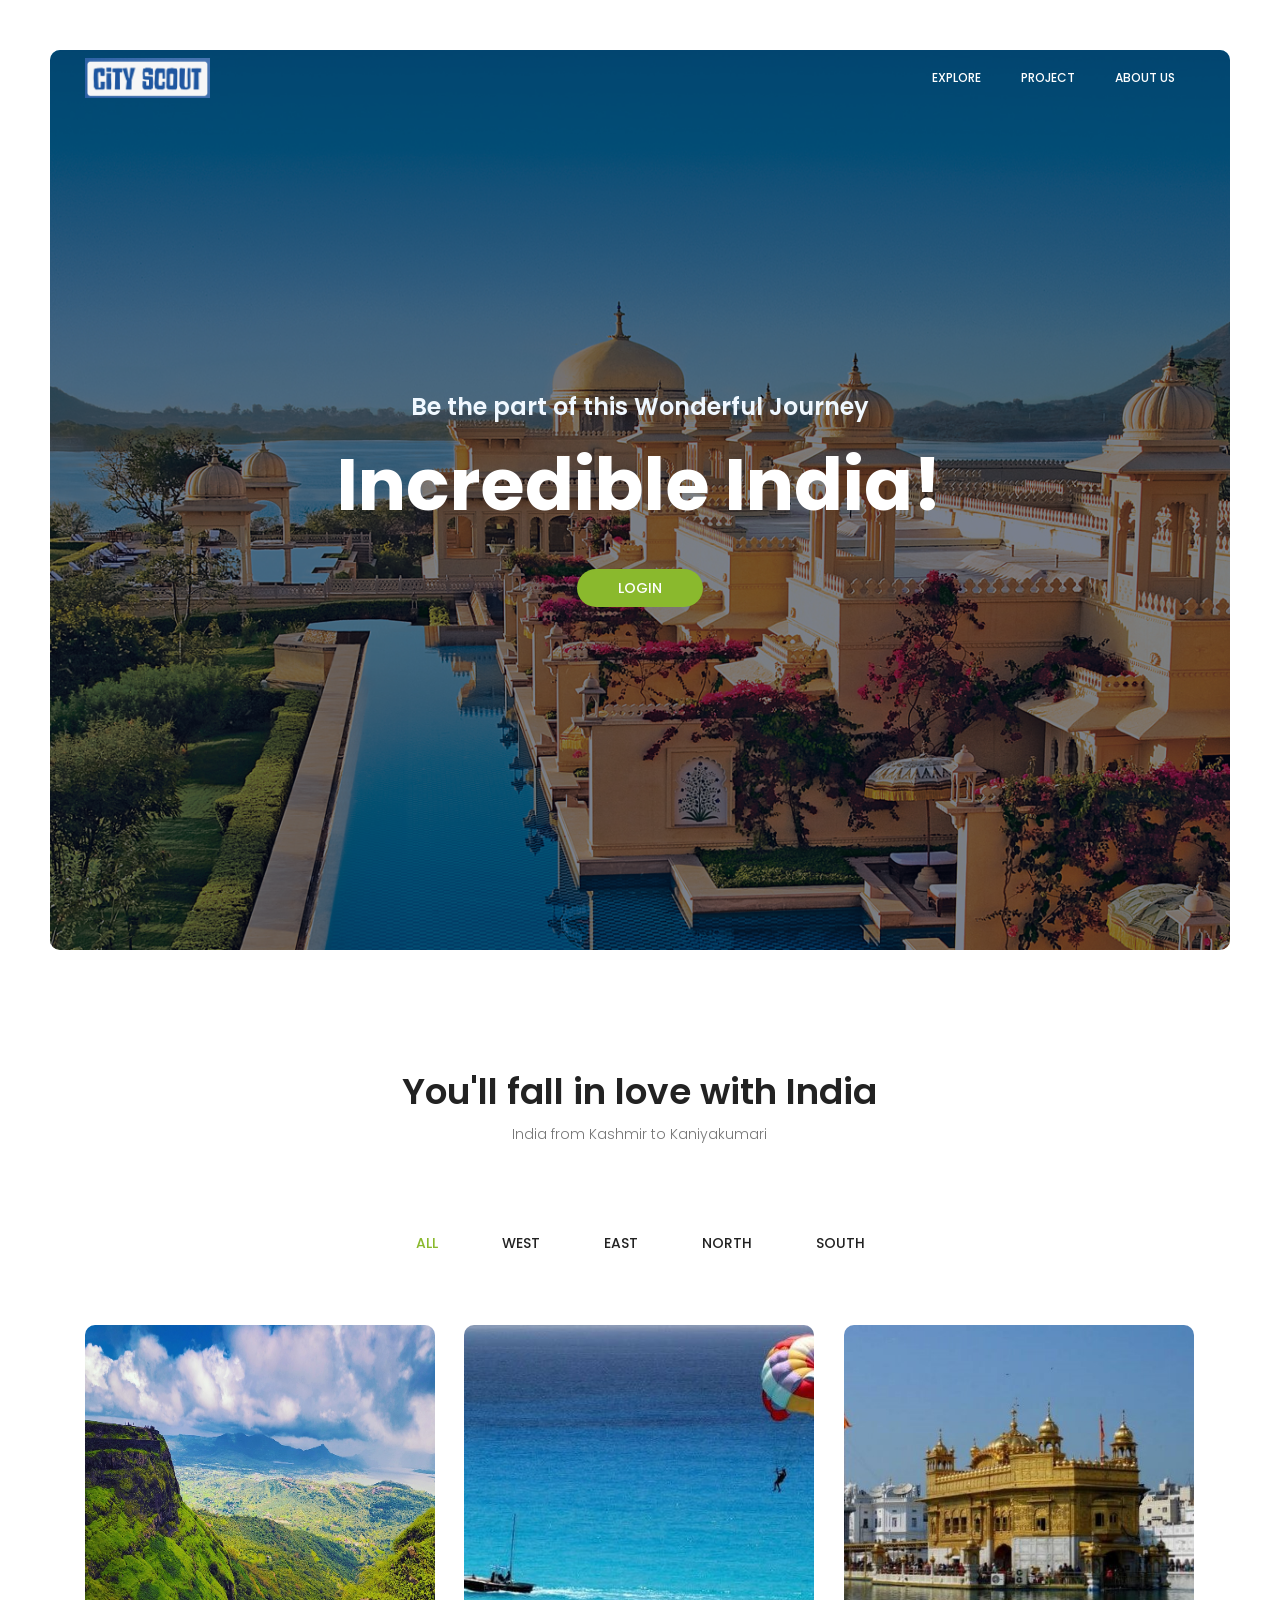
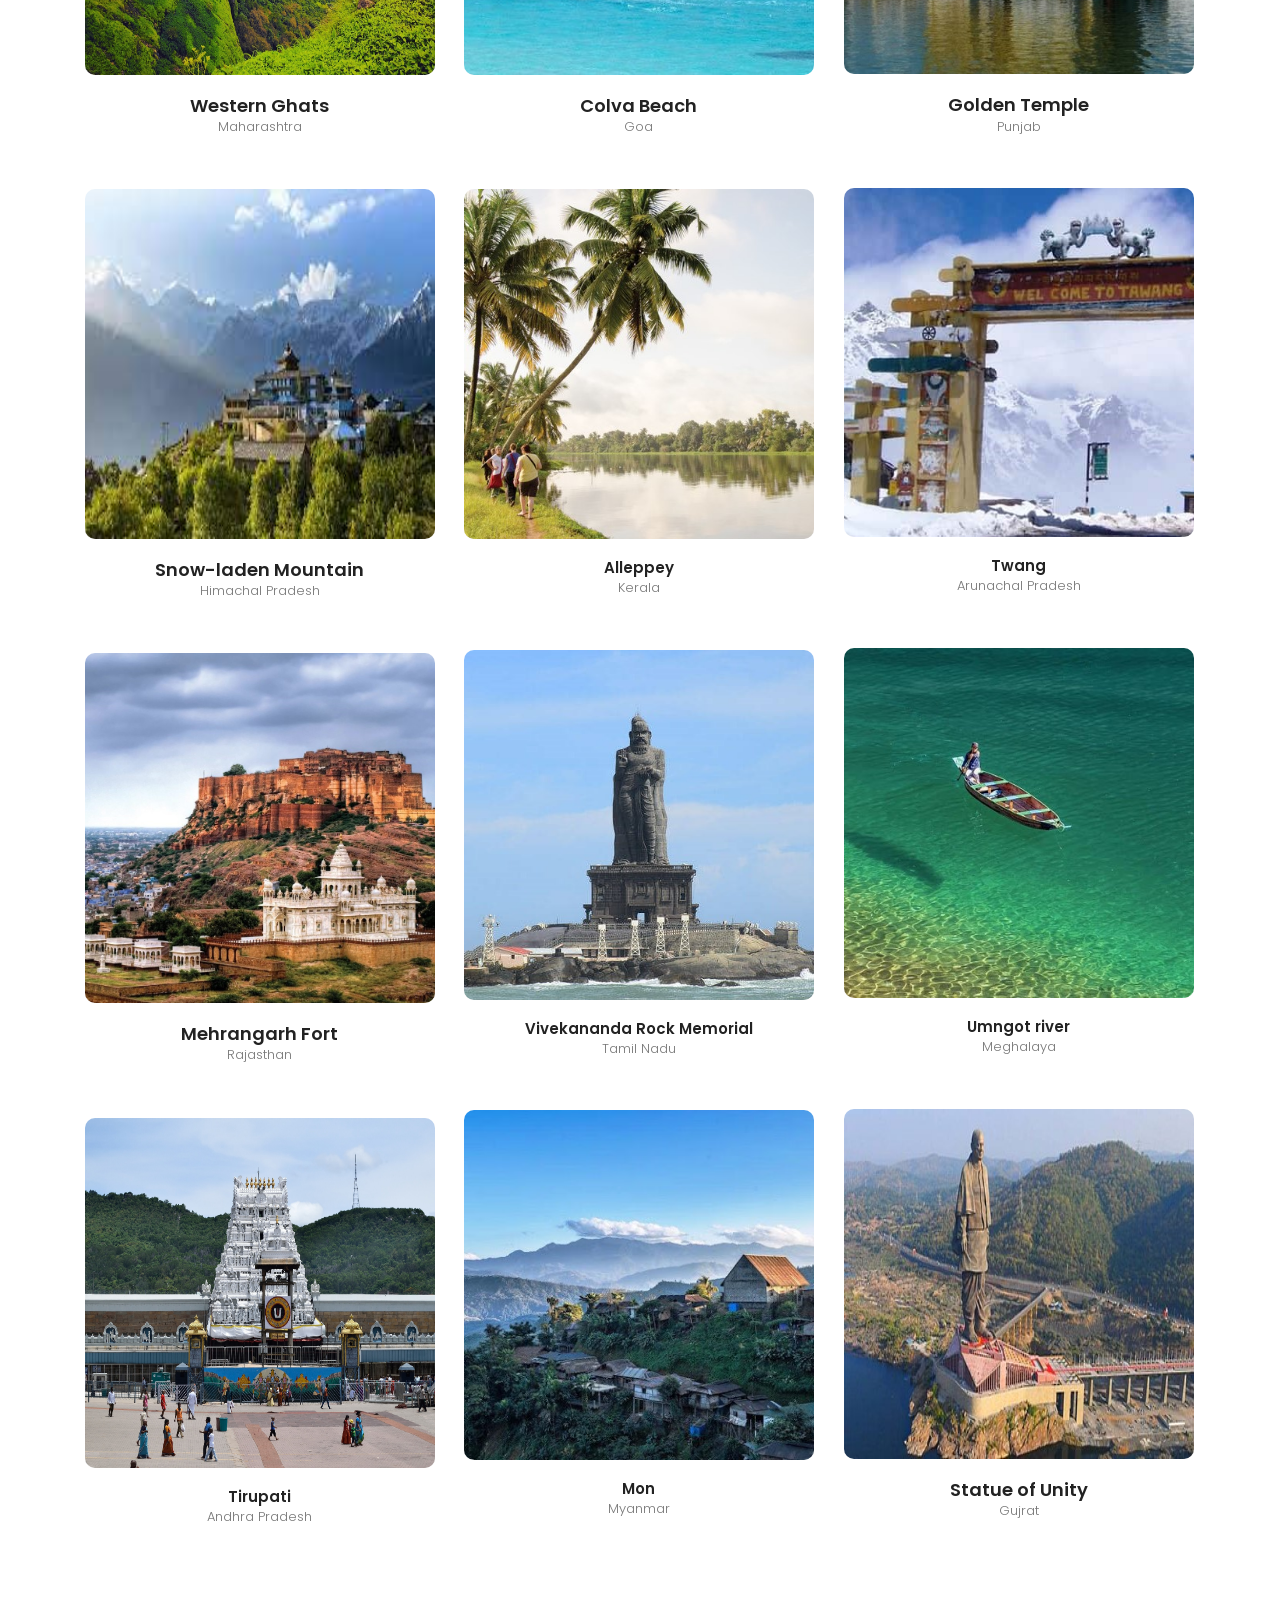
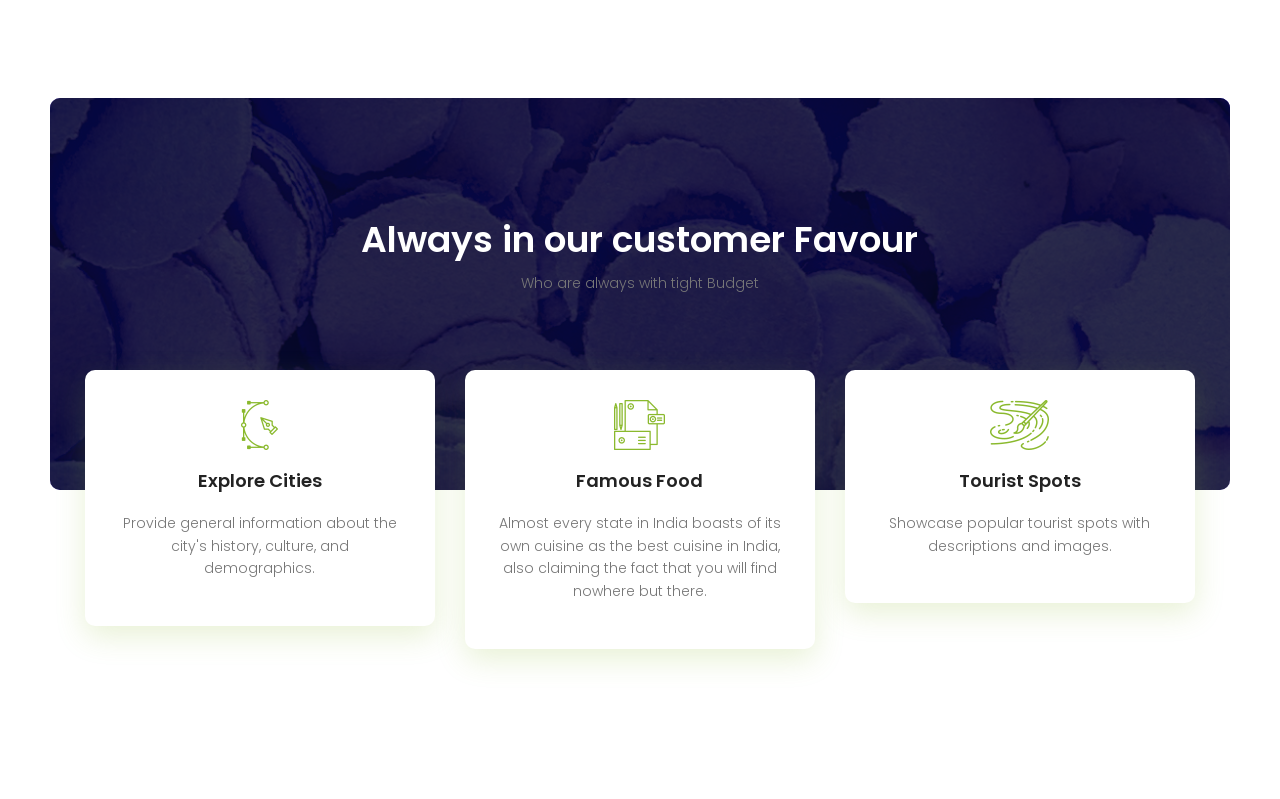
<file: index.html>
<!DOCTYPE html>
	<html lang="zxx" class="no-js">
	<head>
		<!-- Mobile Specific Meta -->
		<meta name="viewport" content="width=device-width, initial-scale=1, shrink-to-fit=no">
		<!-- Favicon-->
		<link rel="shortcut icon" href="img/fav.png">
		<!-- Author Meta -->
		<meta name="author" content="">
		<!-- Meta Description -->
		<meta name="description" content="">
		<!-- Meta Keyword -->
		<meta name="keywords" content="">
		<!-- meta character set -->
		<meta charset="UTF-8">
		<!-- Site Title -->
		<title>City Scout</title>
        <link rel="icon" href="./img/j.jpg" type="image/jpg">
		<link href="https://fonts.googleapis.com/css?family=Poppins:100,200,400,300,500,600,700" rel="stylesheet"> 
			<!--CSS============================================= -->
			<link rel="stylesheet" href="css/linearicons.css">
			<link rel="stylesheet" href="css/font-awesome.min.css">
			<link rel="stylesheet" href="css/bootstrap.css">
			<link rel="stylesheet" href="css/magnific-popup.css">
			<link rel="stylesheet" href="css/nice-select.css">					
			<link rel="stylesheet" href="css/animate.min.css">
			<link rel="stylesheet" href="css/owl.carousel.css">
			<link rel="stylesheet" href="css/main.css">
		</head>
		<body>
			<div class="protfolio-wrap">

			<!-- Start Header Area -->
			<header class="default-header">
			
				<nav class="navbar navbar-expand-lg  navbar-light">
					<div class="container">
						<img style="height: 40px; width: auto; padding:auto"  src="./img/logo.png" alt="">
						  <a class="navbar-brand" href="index.html"></a>
						  <button class="navbar-toggler" type="button" data-toggle="collapse" data-target="#navbarSupportedContent" aria-controls="navbarSupportedContent" aria-expanded="false" aria-label="Toggle navigation">
						    <span class="text-white lnr lnr-menu"></span>
						  </button>

						  <div class="collapse navbar-collapse justify-content-end align-items-center" id="navbarSupportedContent">
						    <ul class="navbar-nav">
								
								<li><a href="#portfolio">Explore</a></li>
								<li><a href="#service">Project</a></li>
								<li><a href="./Pages-inside/about.html">About Us</a></li>
						    </ul>
						  </div>						
					</div>
				</nav>
			</header>
			<!-- End Header Area -->	
				<!-- start banner Area -->
				<section class="banner-area relative" id="home">	
					<div class="overlay overlay-bg"></div>
					<div class="container">
						<div class="row fullscreen d-flex align-items-center justify-content-center">
							<div class="banner-content col-lg-10">
								<h3 style="color: aliceblue;">Be the part of this Wonderful Journey</h3>
								<h1>
									Incredible India!				
								</h1>
								<a href="#" class="primary-btn text-uppercase">Login</a>
							</div>											
						</div>
					</div>
				</section>
				<!-- End banner Area -->	
				
				<!-- Start portfolio-area Area -->	
				<section class="portfolio-area section-gap" id="portfolio">
				  <div class="container">
						<div class="row d-flex justify-content-center">
							<div class="menu-content col-lg-10">
								<div class="title text-center">
									<h1 class="mb-10">You'll fall in love with India</h1>
									<p>India from Kashmir to Kaniyakumari</p>
								</div>
							</div>
						</div>
				    <div class="filters">
				      <ul>
				        <li class="active" data-filter="*">All</li>
						<li data-filter=".personal">West</li>
						<li data-filter=".agency">East</li>
				        <li data-filter=".corporate">North</li>
				        <li data-filter=".portal">South</li>
				      </ul>
				    </div>
				    
				    <div class="filters-content">
				      <div class="row grid">
						<div class="single-portfolio col-sm-4 all personal">
							<div class="item">
							  <img style="height: 350px;" src = "img/p13.jpg" alt="Work 1">
							  <div class="p-inner">
								<h4>Western Ghats</h4>
								<div class="cat">Maharashtra</div>
							  </div>
							</div>
						  </div>
				        <div class="single-portfolio col-sm-4 all personal">
				          <div class="item">
				            <img src="img/p11.jpg" alt="Work 1">
				            <div class="p-inner">
				              <h4>Colva Beach</h4>
				              <div class="cat">Goa</div>
				            </div>
				          </div>
				        </div>
						<div class="single-portfolio col-sm-4 all corporate">
							<div class="item">
							  <a href="./Pages-inside/GoldenTemple-Info.html"><img src="img/p1.jpg" alt="Work 1"></a>
							  <div class="p-inner">
								<h4>Golden Temple</h4>
								<div class="cat">Punjab</div>
							  </div>
							</div>
						  </div>
				        <div class="single-portfolio col-sm-4 all agency">
				          <div class="item">
				            <img src="img/p9.jpg" alt="Work 1">
				            <div class="p-inner">
				              <h5>Twang</h5>
				              <div class="cat">Arunachal Pradesh</div>
				            </div>
				          </div>
				        </div>
				        <div class="single-portfolio col-sm-4 all portal">
				          <div class="item">
				            <img src="img/p12.jpg" alt="Work 1">
				            <div class="p-inner">
				              <h5>Alleppey</h5>
				              <div class="cat">Kerala</div>
				            </div>
				          </div>
				        </div>

				        <div class="single-portfolio col-sm-4 all corporate">
				          <div class="item">
				            <img style="height: 350px;"src="img/p5.jpg" alt="Work 1">
				            <div class="p-inner">
				              <h4>Snow-laden Mountain</h4>
				              <div class="cat">Himachal Pradesh</div>
				            </div>
				          </div>
				        </div>
				        <div class="single-portfolio col-sm-4 all agency">
				          <div class="item">
				            <img src="img/p7.jpg" alt="Work 1">
				            <div class="p-inner">
				              <h5>Umngot river</h5>
				              <div class="cat">Meghalaya</div>
				            </div>
				          </div>
				        </div>
				        <div class="single-portfolio col-sm-4 all portal">
				          <div class="item">
				            <img src="img/p10.jpg" alt="Work 1">
				            <div class="p-inner">
				              <h5>Vivekananda Rock Memorial</h5>
				              <div class="cat">Tamil Nadu</div>
				            </div>
				          </div>
				        </div>		
				        <div class="single-portfolio col-sm-4 all corporate">
				          <div class="item">
				            <img src="img/p4.jpg" alt="Work 1">
				            <div class="p-inner">
				              <h4>Mehrangarh Fort</h4>
				              <div class="cat">Rajasthan</div>
				            </div>
				          </div>
				        </div>
				        <div class="single-portfolio col-sm-4 all personal">
				          <div class="item">
				            <img style="height: 350px;"src="img/p3.jpg" alt="Work 1">
				            <div class="p-inner">
				              <h4>Statue of Unity</h4>
				              <div class="cat">Gujrat</div>
				            </div>
				          </div>
				        </div>
				        <div class="single-portfolio col-sm-4 all agency">
				          <div class="item">
				            <img src="img/p8.jpg" alt="Work 1">
				            <div class="p-inner">
				              <h5>Mon</h5>
				              <div class="cat">Myanmar</div>
				            </div>
				          </div>
				        </div>
				        <div class="single-portfolio col-sm-4 all portal">
				          <div class="item">
				            <img style="height: 350px;"src="img/p14.jpg" alt="Work 1">
				            <div class="p-inner">
				              <h5>Tirupati</h5>
				              <div class="cat">Andhra Pradesh</div>
				            </div>
				          </div>
				        </div>					        		        
				        
				      </div>
				    </div>
				    
				  </div>
				</section>
				<!-- End portfolio-area Area -->	

				
				<!-- Start service Area -->
				<section class="service-area section-gap relative" id="service">
					<div class="overlay overlay-bg"></div>	
					<div class="container">
						<div class="row d-flex justify-content-center">
							<div class="menu-content pb-60 col-lg-10">
								<div class="title text-center">
									<h1 class="mb-10 text-white">Always in our customer Favour</h1>
									<p>Who are always with tight Budget</p>
								</div>
							</div>
						</div>	
					</div>	
				</section>
				<!-- End service Area -->
				
				<!-- Start services Area -->
				<section class="services-area pb-100" >
					<div class="container">
						<div class="row">
							<div class="col-lg-4">
								<div class="single-service">
									<img class="img-fluid" src="img/s1.png" alt="">
									<h4>Explore Cities</h4>
									<p>
										Provide general information about the city's history, culture, and demographics.

									</p>
								</div>
							</div>
							<div class="col-lg-4">
								<div class="single-service">
									<img class="img-fluid" src="img/s2.png" alt="">
									<h4>Famous Food</h4>
									<p>
										Almost every state in India boasts of its own cuisine as the best cuisine in India, also claiming the fact that you will find nowhere but there.
									</p>
								</div>
							</div>
							<div class="col-lg-4">
								<div class="single-service">
									<img class="img-fluid" src="img/s3.png" alt="">
									<h4>Tourist Spots</h4>
									<p>
										Showcase popular tourist spots with descriptions and images.

									</p>
								</div>
							</div>														
						</div>
					</div>	
				</section>
				<!-- End services Area -->
				
					
			</div>
			<script src="js/vendor/jquery-2.2.4.min.js"></script>
			<script src="https://cdnjs.cloudflare.com/ajax/libs/popper.js/1.12.9/umd/popper.min.js" integrity="sha384-ApNbgh9B+Y1QKtv3Rn7W3mgPxhU9K/ScQsAP7hUibX39j7fakFPskvXusvfa0b4Q" crossorigin="anonymous"></script>
			<script src="js/vendor/bootstrap.min.js"></script>			
  			<script src="js/easing.min.js"></script>			
			<script src="js/jquery.ajaxchimp.min.js"></script>
			<script src="js/jquery.magnific-popup.min.js"></script>	
			<script src="js/owl.carousel.min.js"></script>			
			<script src="js/jquery.sticky.js"></script>			
			<script src="js/jquery.nice-select.min.js"></script>			
			<script src="js/parallax.min.js"></script>	
			<script src="js/mail-script.js"></script>
			<script src="js/isotope.pkgd.min.js"></script>	
			<script src="js/main.js"></script>	
		</body>
	</html>
</file>
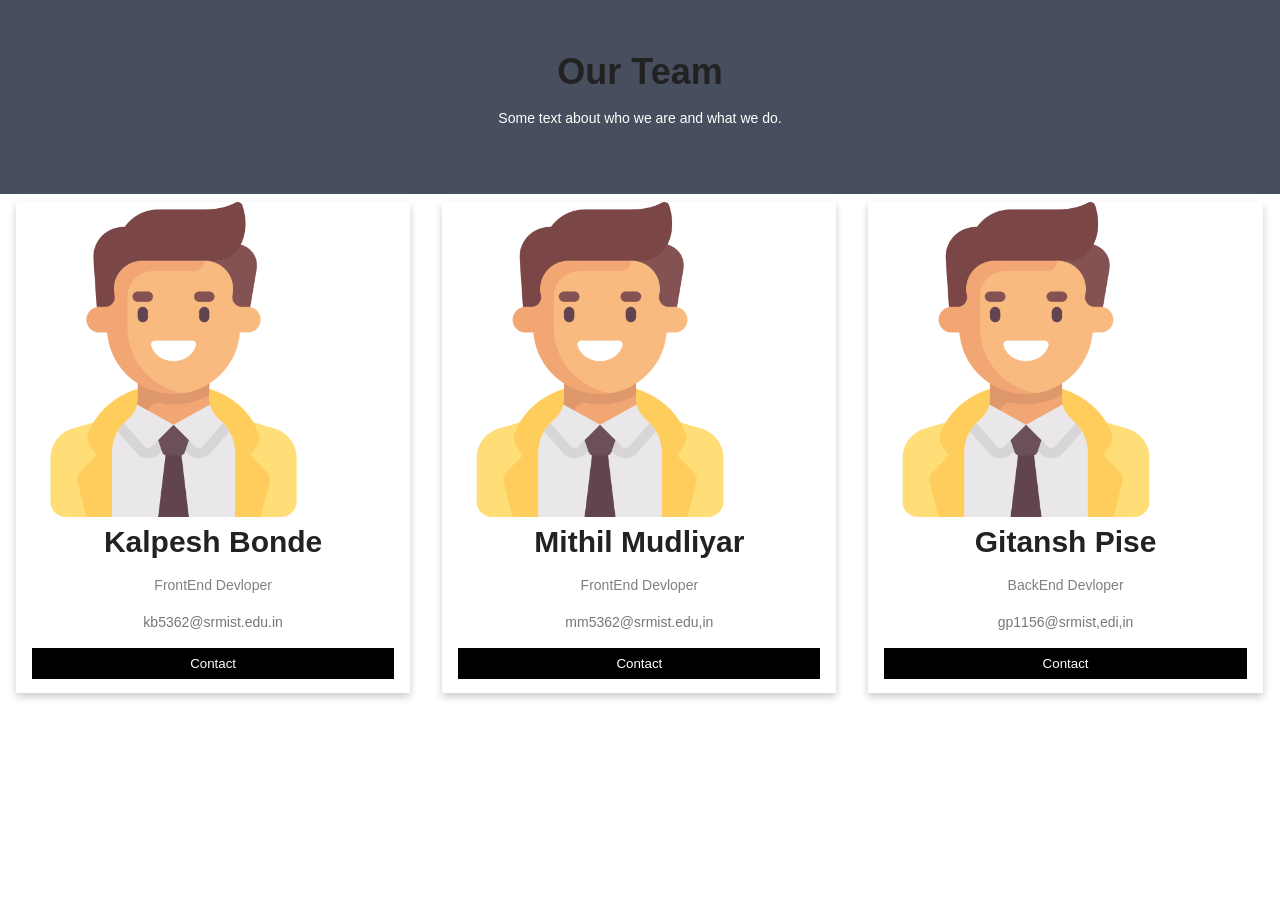
<file: Pages-inside/about.html>
<!DOCTYPE html>
<html lang="en">
<head>
    <link rel="stylesheet" href="main.css">
    <meta charset="UTF-8">
    <meta name="viewport" content="width=device-width, initial-scale=1.0">
    <title>Document</title>

    <style>
        /* Your CSS code goes here */
        body {
            font-family: Arial, Helvetica, sans-serif;
            margin: 0;
        }

        html {
            box-sizing: border-box;
        }

        *, *:before, *:after {
            box-sizing: inherit;
        }

        .column {
            float: left;
            width: 33.3%;
            margin-bottom: 16px;
            padding: 0 8px;
        }

        .card {
            box-shadow: 0 4px 8px 0 rgba(0, 0, 0, 0.2);
            margin: 8px;
        }

        .about-section {
            padding: 50px;
            text-align: center;
            background-color: #474e5d;
            color: white;
        }

        .container {
            padding: 0 16px;
        }

        .container::after, .row::after {
            content: "";
            clear: both;
            display: table;
        }

        .title {
            color: grey;
        }

        .button {
            border: none;
            outline: 0;
            display: inline-block;
            padding: 8px;
            color: white;
            background-color: #000;
            text-align: center;
            cursor: pointer;
            width: 100%;
        }

        .button:hover {
            background-color: #555;
        }

        @media screen and (max-width: 650px) {
            .column {
                width: 100%;
                display: block;
            }
        }
    </style>
</head>
<body>
    <div class="about-section">
        <h1>Our Team</h1>
        <p>Some text about who we are and what we do.</p>
    </div>

    <h2 style="text-align:center"></h2>
    <div class="row">
        <div class="column">
            <div class="card">
                <img src="./img/man.png" alt="Kalpesh" style="width:80%">
                <div class="container">
                    <h2 style="text-align:center">Kalpesh Bonde</h2>
                    <p style="text-align:center" class="title">FrontEnd Devloper</p>
                    
                    <p style="text-align:center">kb5362@srmist.edu.in</p>
                    <p><button class="button">Contact</button></p>
                </div>
            </div>
        </div>

        <div class="column">
            <div class="card">
                <img src="./img/man.png" alt="Mithil" style="width: 80%">
                <div class="container">
                    <h2 style="text-align:center">Mithil Mudliyar</h2>
                    <p style="text-align:center" class="title">FrontEnd Devloper</p>
                    <p style="text-align:center">mm5362@srmist.edu,in</p>
                    <p><button class="button">Contact</button></p>
                </div>
            </div>
        </div>

        <div class="column">
            <div class="card">
                <img src="./img/man.png" alt="Gitansh" style="width:80%">
                <div class="container">
                    <h2 style="text-align:center">Gitansh Pise</h2>
                    <p style="text-align:center" class="title">BackEnd Devloper</p>
                    <p style="text-align:center" >gp1156@srmist,edi,in</p>
                    <p><button class="button">Contact</button></p>
                </div>
            </div>
        </div>
    </div>
</body>
</html>
</file>
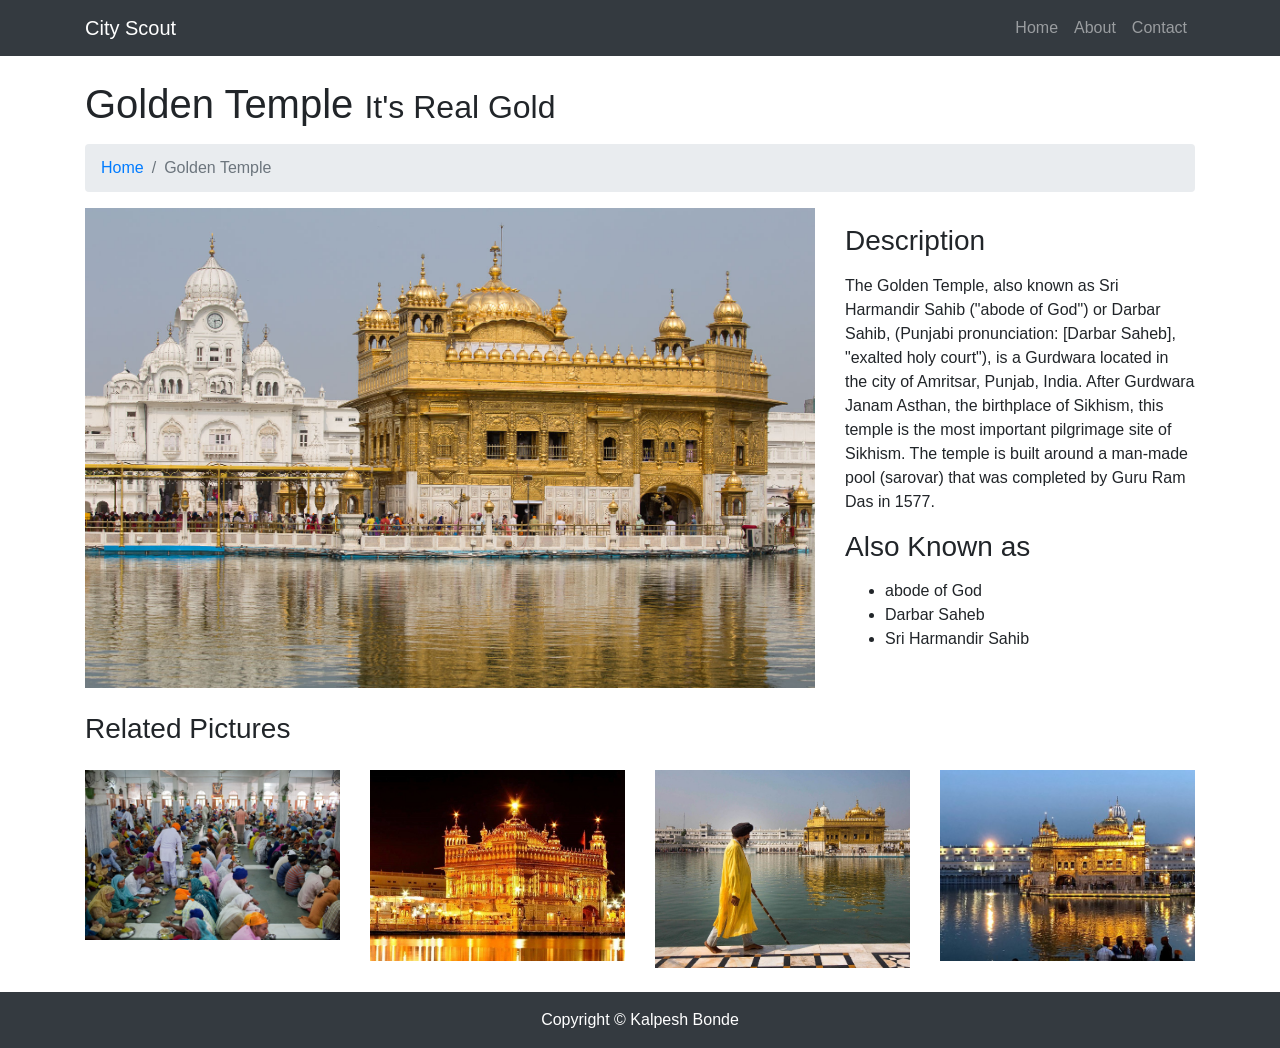
<file: Pages-inside/GoldenTemple-Info.html>
<!DOCTYPE html>
<html lang="en">
<head>
  <meta charset="utf-8">
  <meta name="viewport" content="width=device-width, initial-scale=1, shrink-to-fit=no">
  <meta name="description" content="">
  <meta name="author" content="">
  <title>City Scout</title>
  <!-- Bootstrap core CSS -->
  <link href="vendor/bootstrap/css/bootstrap.min.css" rel="stylesheet">
  <!-- Custom styles for this template -->
  <link href="css/goldentemple.css" rel="stylesheet">
</head>
<body>
  <!-- Navigation -->
  <nav class="navbar fixed-top navbar-expand-lg navbar-dark bg-dark fixed-top">
    <div class="container">
      <a class="navbar-brand" href="#">City Scout</a>
      <button class="navbar-toggler navbar-toggler-right" type="button" data-toggle="collapse" data-target="#navbarResponsive" aria-controls="navbarResponsive" aria-expanded="false" aria-label="Toggle navigation">
        <span class="navbar-toggler-icon"></span>
      </button>
      <div class="collapse navbar-collapse" id="navbarResponsive">
        <ul class="navbar-nav ml-auto">
          <li class="nav-item">
            <a class="nav-link" href="about.html">Home</a>
          </li>
          <li class="nav-item">
            <a class="nav-link" href="about.html">About</a>
          </li>
          <li class="nav-item">
            <a class="nav-link" href="contact.html">Contact</a>
          </li>
        </ul>
      </div>
    </div>
  </nav>
  <!-- Page Content -->
  <div class="container">
    <!-- Page Heading/Breadcrumbs -->
    <h1 class="mt-4 mb-3">Golden Temple
      <small>It's Real Gold</small>
    </h1>
    <ol class="breadcrumb">
      <li class="breadcrumb-item">
        <a href="#">Home</a>
      </li>
      <li class="breadcrumb-item active">Golden Temple</li>
    </ol>
    <!-- Portfolio Item Row -->
    <div class="row">
      <div class="col-md-8">
        <img class="img-fluid" src="./img/Harmandir-Sahib-Amritsar-India-Punjab.jpg" alt="">
      </div>
      <div class="col-md-4">
        <h3 class="my-3">Description</h3>
        <p>The Golden Temple, also known as Sri Harmandir Sahib ("abode of God") or Darbar Sahib, (Punjabi pronunciation: [Darbar Saheb], "exalted holy court"), is a Gurdwara located in the city of Amritsar, Punjab, India. After Gurdwara Janam Asthan, the birthplace of Sikhism, this temple is the most important pilgrimage site of Sikhism. The temple is built around a man-made pool (sarovar) that was completed by Guru Ram Das in 1577.</p>
        <h3 class="my-3">Also Known as</h3>
        <ul>
          <li>abode of God</li>
          <li>Darbar Saheb</li>
          <li>Sri Harmandir Sahib</li>
        </ul>
      </div>
    </div>
    <!-- /.row -->
    <!-- Related Projects Row -->
    <h3 class="my-4">Related Pictures</h3>
    <div class="row">
      <div class="col-md-3 col-sm-6 mb-4">
        <a href="#">
          <img class="img-fluid" src="./img/The-Golden-Temple-India8.jpg" alt="">
        </a>
      </div>
      <div class="col-md-3 col-sm-6 mb-4">
        <a href="#">
          <img class="img-fluid" src="./img/597529822Amritsar_Main.jpg" alt="">
        </a>
      </div>
      <div class="col-md-3 col-sm-6 mb-4">
        <a href="#">
          <img class="img-fluid" src="./img/imb-photos-warrior-medium.jpg" alt="">
        </a>
      </div>
      <div class="col-md-3 col-sm-6 mb-4">
        <a href="#">
          <img class="img-fluid" src="./img/photo1.jpg" alt="">
        </a>
      </div>
    </div>
    <!-- /.row -->
  </div>
  <!-- /.container -->
  <!-- Footer -->
  <footer class="py-3 bg-dark">
    <div class="container">
      <p class="m-0 text-center text-white">Copyright &copy; Kalpesh Bonde</p>
    </div>
  </footer>
  <!-- Bootstrap core JavaScript -->
  <script src="vendor/jquery/jquery.min.js"></script>
  <script src="vendor/bootstrap/js/bootstrap.bundle.min.js"></script>
</body>
</html>
</file>
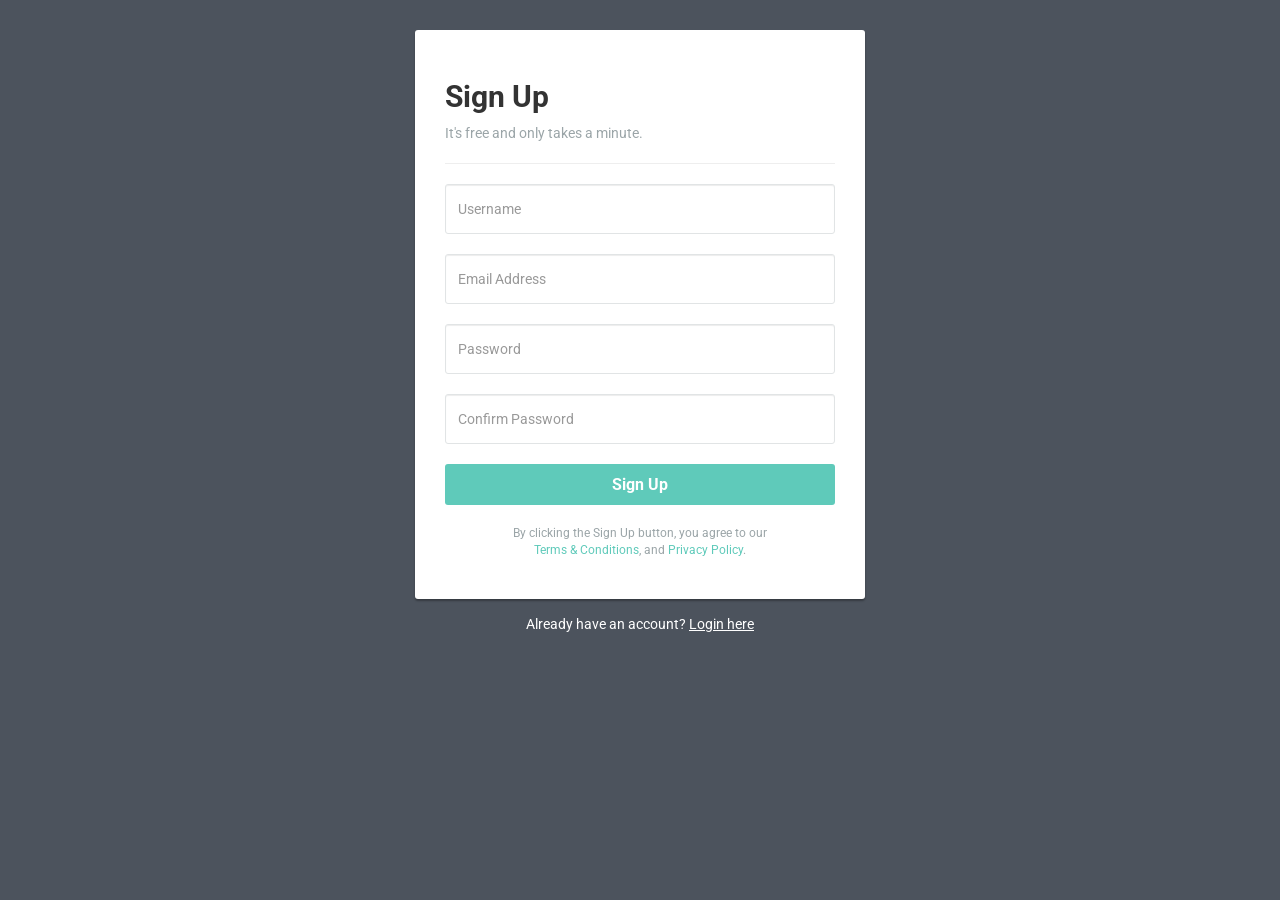
<file: Pages-inside/SignUp.html>
<!DOCTYPE html>
<html lang="en">
<head>
<meta charset="utf-8">
<meta http-equiv="X-UA-Compatible" content="IE=edge">
<meta name="viewport" content="width=device-width, initial-scale=1">
<link href="https://fonts.googleapis.com/css?family=Roboto:400,700" rel="stylesheet">
<title>Tour India Sign up Form</title>
<link rel="stylesheet" href="https://maxcdn.bootstrapcdn.com/bootstrap/3.3.7/css/bootstrap.min.css">
<script src="./vendor/jquery/jquery.min.js"></script>
<script src="https://maxcdn.bootstrapcdn.com/bootstrap/3.3.7/js/bootstrap.min.js"></script> 
<style type="text/css">
	body {
		color: #fff;
		background: #4c535d;
		font-family: 'Roboto', sans-serif;
	}
    .form-control {
        min-height: 50px;
		border-color: #e1e4e5;
	}
    .form-control, .btn {        
        border-radius: 3px;
    }    
	.signup-form {
		width: 450px;
		margin: 0 auto;
		padding: 30px 0;
	}	
    .signup-form form {
		color: #9ba5a8;
		border-radius: 3px;
    	margin-bottom: 15px;
        background: #fff;
        box-shadow: 0px 2px 2px rgba(0, 0, 0, 0.3);
        padding: 30px;
    }
	.signup-form h2 {
		color: #333;
		font-weight: bold;   
    }
	.signup-form .form-group {
		margin-bottom: 20px;
	}
    .signup-form .btn {        
        font-size: 16px;
        font-weight: bold;
		background: #5fcaba;
		border: none;
		min-width: 140px;
    }
	.signup-form .btn:hover, .signup-form .btn:focus {
		background: #3fc0ad;
	}
	.signup-form a {
		color: #fff;
		text-decoration: underline;
	}
	.signup-form form a {
		color: #5fcaba;
		text-decoration: none;
	}	
	.signup-form form a:hover {
		text-decoration: underline;
	}
</style>
</head>
<body>
<div class="signup-form">
    <form action="" method="post">
		<h2>Sign Up</h2>
		<p>It's free and only takes a minute.</p>
		<hr>
        <div class="form-group">
        	<input type="text" class="form-control" name="username" placeholder="Username" required="required">
        </div>
        <div class="form-group">
        	<input type="email" class="form-control" name="email" placeholder="Email Address" required="required">
        </div>
		<div class="form-group">
            <input type="password" class="form-control" name="password" placeholder="Password" required="required">
        </div>
		<div class="form-group">
            <input type="password" class="form-control" name="confirm_password" placeholder="Confirm Password" required="required">
        </div>
		<div class="form-group">
            <button type="submit" class="btn btn-primary btn-block btn-lg">Sign Up</button>
        </div>
		<p class="small text-center">By clicking the Sign Up button, you agree to our <br><a href="#">Terms &amp; Conditions</a>, and <a href="#">Privacy Policy</a>.</p>
    </form>
	<div class="text-center">Already have an account? <a href="#">Login here</a></div>
</div>
</body>
</html>
</file>
<file: css/linearicons.css>
@font-face {
	font-family: 'Linearicons-Free';
	src:url('../fonts/Linearicons-Free.eot?w118d');
	src:url('../fonts/Linearicons-Free.eot?#iefixw118d') format('embedded-opentype'),
		url('../fonts/Linearicons-Free.woff2?w118d') format('woff2'),
		url('../fonts/Linearicons-Free.woff?w118d') format('woff'),
		url('../fonts/Linearicons-Free.ttf?w118d') format('truetype'),
		url('../fonts/Linearicons-Free.svg?w118d#Linearicons-Free') format('svg');
	font-weight: normal;
	font-style: normal;
}

.lnr {
	font-family: 'Linearicons-Free';
	speak: none;
	font-style: normal;
	font-weight: normal;
	font-variant: normal;
	text-transform: none;
	line-height: 1;

	/* Better Font Rendering =========== */
	-webkit-font-smoothing: antialiased;
	-moz-osx-font-smoothing: grayscale;
}

.lnr-home:before {
	content: "\e800";
}
.lnr-apartment:before {
	content: "\e801";
}
.lnr-pencil:before {
	content: "\e802";
}
.lnr-magic-wand:before {
	content: "\e803";
}
.lnr-drop:before {
	content: "\e804";
}
.lnr-lighter:before {
	content: "\e805";
}
.lnr-poop:before {
	content: "\e806";
}
.lnr-sun:before {
	content: "\e807";
}
.lnr-moon:before {
	content: "\e808";
}
.lnr-cloud:before {
	content: "\e809";
}
.lnr-cloud-upload:before {
	content: "\e80a";
}
.lnr-cloud-download:before {
	content: "\e80b";
}
.lnr-cloud-sync:before {
	content: "\e80c";
}
.lnr-cloud-check:before {
	content: "\e80d";
}
.lnr-database:before {
	content: "\e80e";
}
.lnr-lock:before {
	content: "\e80f";
}
.lnr-cog:before {
	content: "\e810";
}
.lnr-trash:before {
	content: "\e811";
}
.lnr-dice:before {
	content: "\e812";
}
.lnr-heart:before {
	content: "\e813";
}
.lnr-star:before {
	content: "\e814";
}
.lnr-star-half:before {
	content: "\e815";
}
.lnr-star-empty:before {
	content: "\e816";
}
.lnr-flag:before {
	content: "\e817";
}
.lnr-envelope:before {
	content: "\e818";
}
.lnr-paperclip:before {
	content: "\e819";
}
.lnr-inbox:before {
	content: "\e81a";
}
.lnr-eye:before {
	content: "\e81b";
}
.lnr-printer:before {
	content: "\e81c";
}
.lnr-file-empty:before {
	content: "\e81d";
}
.lnr-file-add:before {
	content: "\e81e";
}
.lnr-enter:before {
	content: "\e81f";
}
.lnr-exit:before {
	content: "\e820";
}
.lnr-graduation-hat:before {
	content: "\e821";
}
.lnr-license:before {
	content: "\e822";
}
.lnr-music-note:before {
	content: "\e823";
}
.lnr-film-play:before {
	content: "\e824";
}
.lnr-camera-video:before {
	content: "\e825";
}
.lnr-camera:before {
	content: "\e826";
}
.lnr-picture:before {
	content: "\e827";
}
.lnr-book:before {
	content: "\e828";
}
.lnr-bookmark:before {
	content: "\e829";
}
.lnr-user:before {
	content: "\e82a";
}
.lnr-users:before {
	content: "\e82b";
}
.lnr-shirt:before {
	content: "\e82c";
}
.lnr-store:before {
	content: "\e82d";
}
.lnr-cart:before {
	content: "\e82e";
}
.lnr-tag:before {
	content: "\e82f";
}
.lnr-phone-handset:before {
	content: "\e830";
}
.lnr-phone:before {
	content: "\e831";
}
.lnr-pushpin:before {
	content: "\e832";
}
.lnr-map-marker:before {
	content: "\e833";
}
.lnr-map:before {
	content: "\e834";
}
.lnr-location:before {
	content: "\e835";
}
.lnr-calendar-full:before {
	content: "\e836";
}
.lnr-keyboard:before {
	content: "\e837";
}
.lnr-spell-check:before {
	content: "\e838";
}
.lnr-screen:before {
	content: "\e839";
}
.lnr-smartphone:before {
	content: "\e83a";
}
.lnr-tablet:before {
	content: "\e83b";
}
.lnr-laptop:before {
	content: "\e83c";
}
.lnr-laptop-phone:before {
	content: "\e83d";
}
.lnr-power-switch:before {
	content: "\e83e";
}
.lnr-bubble:before {
	content: "\e83f";
}
.lnr-heart-pulse:before {
	content: "\e840";
}
.lnr-construction:before {
	content: "\e841";
}
.lnr-pie-chart:before {
	content: "\e842";
}
.lnr-chart-bars:before {
	content: "\e843";
}
.lnr-gift:before {
	content: "\e844";
}
.lnr-diamond:before {
	content: "\e845";
}
.lnr-linearicons:before {
	content: "\e846";
}
.lnr-dinner:before {
	content: "\e847";
}
.lnr-coffee-cup:before {
	content: "\e848";
}
.lnr-leaf:before {
	content: "\e849";
}
.lnr-paw:before {
	content: "\e84a";
}
.lnr-rocket:before {
	content: "\e84b";
}
.lnr-briefcase:before {
	content: "\e84c";
}
.lnr-bus:before {
	content: "\e84d";
}
.lnr-car:before {
	content: "\e84e";
}
.lnr-train:before {
	content: "\e84f";
}
.lnr-bicycle:before {
	content: "\e850";
}
.lnr-wheelchair:before {
	content: "\e851";
}
.lnr-select:before {
	content: "\e852";
}
.lnr-earth:before {
	content: "\e853";
}
.lnr-smile:before {
	content: "\e854";
}
.lnr-sad:before {
	content: "\e855";
}
.lnr-neutral:before {
	content: "\e856";
}
.lnr-mustache:before {
	content: "\e857";
}
.lnr-alarm:before {
	content: "\e858";
}
.lnr-bullhorn:before {
	content: "\e859";
}
.lnr-volume-high:before {
	content: "\e85a";
}
.lnr-volume-medium:before {
	content: "\e85b";
}
.lnr-volume-low:before {
	content: "\e85c";
}
.lnr-volume:before {
	content: "\e85d";
}
.lnr-mic:before {
	content: "\e85e";
}
.lnr-hourglass:before {
	content: "\e85f";
}
.lnr-undo:before {
	content: "\e860";
}
.lnr-redo:before {
	content: "\e861";
}
.lnr-sync:before {
	content: "\e862";
}
.lnr-history:before {
	content: "\e863";
}
.lnr-clock:before {
	content: "\e864";
}
.lnr-download:before {
	content: "\e865";
}
.lnr-upload:before {
	content: "\e866";
}
.lnr-enter-down:before {
	content: "\e867";
}
.lnr-exit-up:before {
	content: "\e868";
}
.lnr-bug:before {
	content: "\e869";
}
.lnr-code:before {
	content: "\e86a";
}
.lnr-link:before {
	content: "\e86b";
}
.lnr-unlink:before {
	content: "\e86c";
}
.lnr-thumbs-up:before {
	content: "\e86d";
}
.lnr-thumbs-down:before {
	content: "\e86e";
}
.lnr-magnifier:before {
	content: "\e86f";
}
.lnr-cross:before {
	content: "\e870";
}
.lnr-menu:before {
	content: "\e871";
}
.lnr-list:before {
	content: "\e872";
}
.lnr-chevron-up:before {
	content: "\e873";
}
.lnr-chevron-down:before {
	content: "\e874";
}
.lnr-chevron-left:before {
	content: "\e875";
}
.lnr-chevron-right:before {
	content: "\e876";
}
.lnr-arrow-up:before {
	content: "\e877";
}
.lnr-arrow-down:before {
	content: "\e878";
}
.lnr-arrow-left:before {
	content: "\e879";
}
.lnr-arrow-right:before {
	content: "\e87a";
}
.lnr-move:before {
	content: "\e87b";
}
.lnr-warning:before {
	content: "\e87c";
}
.lnr-question-circle:before {
	content: "\e87d";
}
.lnr-menu-circle:before {
	content: "\e87e";
}
.lnr-checkmark-circle:before {
	content: "\e87f";
}
.lnr-cross-circle:before {
	content: "\e880";
}
.lnr-plus-circle:before {
	content: "\e881";
}
.lnr-circle-minus:before {
	content: "\e882";
}
.lnr-arrow-up-circle:before {
	content: "\e883";
}
.lnr-arrow-down-circle:before {
	content: "\e884";
}
.lnr-arrow-left-circle:before {
	content: "\e885";
}
.lnr-arrow-right-circle:before {
	content: "\e886";
}
.lnr-chevron-up-circle:before {
	content: "\e887";
}
.lnr-chevron-down-circle:before {
	content: "\e888";
}
.lnr-chevron-left-circle:before {
	content: "\e889";
}
.lnr-chevron-right-circle:before {
	content: "\e88a";
}
.lnr-crop:before {
	content: "\e88b";
}
.lnr-frame-expand:before {
	content: "\e88c";
}
.lnr-frame-contract:before {
	content: "\e88d";
}
.lnr-layers:before {
	content: "\e88e";
}
.lnr-funnel:before {
	content: "\e88f";
}
.lnr-text-format:before {
	content: "\e890";
}
.lnr-text-format-remove:before {
	content: "\e891";
}
.lnr-text-size:before {
	content: "\e892";
}
.lnr-bold:before {
	content: "\e893";
}
.lnr-italic:before {
	content: "\e894";
}
.lnr-underline:before {
	content: "\e895";
}
.lnr-strikethrough:before {
	content: "\e896";
}
.lnr-highlight:before {
	content: "\e897";
}
.lnr-text-align-left:before {
	content: "\e898";
}
.lnr-text-align-center:before {
	content: "\e899";
}
.lnr-text-align-right:before {
	content: "\e89a";
}
.lnr-text-align-justify:before {
	content: "\e89b";
}
.lnr-line-spacing:before {
	content: "\e89c";
}
.lnr-indent-increase:before {
	content: "\e89d";
}
.lnr-indent-decrease:before {
	content: "\e89e";
}
.lnr-pilcrow:before {
	content: "\e89f";
}
.lnr-direction-ltr:before {
	content: "\e8a0";
}
.lnr-direction-rtl:before {
	content: "\e8a1";
}
.lnr-page-break:before {
	content: "\e8a2";
}
.lnr-sort-alpha-asc:before {
	content: "\e8a3";
}
.lnr-sort-amount-asc:before {
	content: "\e8a4";
}
.lnr-hand:before {
	content: "\e8a5";
}
.lnr-pointer-up:before {
	content: "\e8a6";
}
.lnr-pointer-right:before {
	content: "\e8a7";
}
.lnr-pointer-down:before {
	content: "\e8a8";
}
.lnr-pointer-left:before {
	content: "\e8a9";
}
</file>
<file: css/nice-select.css>
.nice-select {
  -webkit-tap-highlight-color: transparent;
  background-color: #fff;
  border-radius: 5px;
  border: solid 1px #e8e8e8;
  box-sizing: border-box;
  clear: both;
  cursor: pointer;
  display: block;
  float: left;
  font-family: inherit;
  font-size: 14px;
  font-weight: normal;
  height: 42px;
  line-height: 40px;
  outline: none;
  padding-left: 18px;
  padding-right: 30px;
  position: relative;
  text-align: left !important;
  -webkit-transition: all 0.2s ease-in-out;
  transition: all 0.2s ease-in-out;
  -webkit-user-select: none;
     -moz-user-select: none;
      -ms-user-select: none;
          user-select: none;
  white-space: nowrap;
  width: auto; }
  .nice-select:hover {
    border-color: #dbdbdb; }
  .nice-select:active, .nice-select.open, .nice-select:focus {
    border-color: #999; }
  .nice-select:after {
    border-bottom: 2px solid #999;
    border-right: 2px solid #999;
    content: '';
    display: block;
    height: 5px;
    margin-top: -4px;
    pointer-events: none;
    position: absolute;
    right: 12px;
    top: 50%;
    -webkit-transform-origin: 66% 66%;
        -ms-transform-origin: 66% 66%;
            transform-origin: 66% 66%;
    -webkit-transform: rotate(45deg);
        -ms-transform: rotate(45deg);
            transform: rotate(45deg);
    -webkit-transition: all 0.15s ease-in-out;
    transition: all 0.15s ease-in-out;
    width: 5px; }
  .nice-select.open:after {
    -webkit-transform: rotate(-135deg);
        -ms-transform: rotate(-135deg);
            transform: rotate(-135deg); }
  .nice-select.open .list {
    opacity: 1;
    pointer-events: auto;
    -webkit-transform: scale(1) translateY(0);
        -ms-transform: scale(1) translateY(0);
            transform: scale(1) translateY(0); }
  .nice-select.disabled {
    border-color: #ededed;
    color: #999;
    pointer-events: none; }
    .nice-select.disabled:after {
      border-color: #cccccc; }
  .nice-select.wide {
    width: 100%; }
    .nice-select.wide .list {
      left: 0 !important;
      right: 0 !important; }
  .nice-select.right {
    float: right; }
    .nice-select.right .list {
      left: auto;
      right: 0; }
  .nice-select.small {
    font-size: 12px;
    height: 36px;
    line-height: 34px; }
    .nice-select.small:after {
      height: 4px;
      width: 4px; }
    .nice-select.small .option {
      line-height: 34px;
      min-height: 34px; }
  .nice-select .list {
    background-color: #fff;
    border-radius: 5px;
    box-shadow: 0 0 0 1px rgba(68, 68, 68, 0.11);
    box-sizing: border-box;
    margin-top: 4px;
    opacity: 0;
    overflow: hidden;
    padding: 0;
    pointer-events: none;
    position: absolute;
    top: 100%;
    left: 0;
    -webkit-transform-origin: 50% 0;
        -ms-transform-origin: 50% 0;
            transform-origin: 50% 0;
    -webkit-transform: scale(0.75) translateY(-21px);
        -ms-transform: scale(0.75) translateY(-21px);
            transform: scale(0.75) translateY(-21px);
    -webkit-transition: all 0.2s cubic-bezier(0.5, 0, 0, 1.25), opacity 0.15s ease-out;
    transition: all 0.2s cubic-bezier(0.5, 0, 0, 1.25), opacity 0.15s ease-out;
    z-index: 9; }
    .nice-select .list:hover .option:not(:hover) {
      background-color: transparent !important; }
  .nice-select .option {
    cursor: pointer;
    font-weight: 400;
    line-height: 40px;
    list-style: none;
    min-height: 40px;
    outline: none;
    padding-left: 18px;
    padding-right: 29px;
    text-align: left;
    -webkit-transition: all 0.2s;
    transition: all 0.2s; }
    .nice-select .option:hover, .nice-select .option.focus, .nice-select .option.selected.focus {
      background-color: #f6f6f6; }
    .nice-select .option.selected {
      font-weight: bold; }
    .nice-select .option.disabled {
      background-color: transparent;
      color: #999;
      cursor: default; }

.no-csspointerevents .nice-select .list {
  display: none; }

.no-csspointerevents .nice-select.open .list {
  display: block; }
</file>
<file: css/main.css>
/*--------------------------- Color variations ----------------------*/
/* Medium Layout: 1280px */
/* Tablet Layout: 768px */
/* Mobile Layout: 320px */
/* Wide Mobile Layout: 480px */
/* =================================== */
/*  Basic Style 
/* =================================== */
::-moz-selection {
  /* Code for Firefox */
  background-color: #8ab92d;
  color: #fff;
}


::selection {
  background-color: #8ab92d;
  color: #fff;
}

::-webkit-input-placeholder {
  /* WebKit, Blink, Edge */
  color: #777777;
  font-weight: 300;
}

:-moz-placeholder {
  /* Mozilla Firefox 4 to 18 */
  color: #777777;
  opacity: 1;
  font-weight: 300;
}

::-moz-placeholder {
  /* Mozilla Firefox 19+ */
  color: #777777;
  opacity: 1;
  font-weight: 300;
}

:-ms-input-placeholder {
  /* Internet Explorer 10-11 */
  color: #777777;
  font-weight: 300;
}

::-ms-input-placeholder {
  /* Microsoft Edge */
  color: #777777;
  font-weight: 300;
}

body {
  color: #777777;
  font-family: "Poppins", sans-serif;
  font-size: 14px;
  font-weight: 300;
  line-height: 1.625em;
  position: relative;
}



ol, ul {
  margin: 0;
  padding: 0;
  list-style: none;
}

select {
  display: block;
}

figure {
  margin: 0;
}

a {
  -webkit-transition: all 0.3s ease 0s;
  -moz-transition: all 0.3s ease 0s;
  -o-transition: all 0.3s ease 0s;
  transition: all 0.3s ease 0s;
}

iframe {
  border: 0;
}

a, a:focus, a:hover {
  text-decoration: none;
  outline: 0;
}

.btn.active.focus,
.btn.active:focus,
.btn.focus,
.btn.focus:active,
.btn:active:focus,
.btn:focus {
  text-decoration: none;
  outline: 0;
}

.card-panel {
  margin: 0;
  padding: 60px;
}

/**
 *  Typography
 *
 **/
.btn i, .btn-large i, .btn-floating i, .btn-large i, .btn-flat i {
  font-size: 1em;
  line-height: inherit;
}

.gray-bg {
  background: #f9f9ff;
}

h1, h2, h3,
h4, h5, h6 {
  font-family: "Poppins", sans-serif;
  color: #222222;
  line-height: 1.2em !important;
  margin-bottom: 0;
  margin-top: 0;
  font-weight: 600;
}

.h1, .h2, .h3,
.h4, .h5, .h6 {
  margin-bottom: 0;
  margin-top: 0;
  font-family: "Poppins", sans-serif;
  font-weight: 600;
  color: #222222;
}

h1, .h1 {
  font-size: 36px;
}

h2, .h2 {
  font-size: 30px;
}

h3, .h3 {
  font-size: 24px;
}

h4, .h4 {
  font-size: 18px;
}

h5, .h5 {
  font-size: 16px;
}

h6, .h6 {
  font-size: 14px;
  color: #222222;
}

td, th {
  border-radius: 0px;
}


/**
 * For modern browsers
 * 1. The space content is one way to avoid an Opera bug when the
 *    contenteditable attribute is included anywhere else in the document.
 *    Otherwise it causes space to appear at the top and bottom of elements
 *    that are clearfixed.
 * 2. The use of `table` rather than `block` is only necessary if using
 *    `:before` to contain the top-margins of child elements.
 */
.clear::before, .clear::after {
  content: " ";
  display: table;
}

.clear::after {
  clear: both;
}

.fz-11 {
  font-size: 11px;
}

.fz-12 {
  font-size: 12px;
}

.fz-13 {
  font-size: 13px;
}

.fz-14 {
  font-size: 14px;
}

.fz-15 {
  font-size: 15px;
}

.fz-16 {
  font-size: 16px;
}

.fz-18 {
  font-size: 18px;
}

.fz-30 {
  font-size: 30px;
}

.fz-48 {
  font-size: 48px !important;
}

.fw100 {
  font-weight: 100;
}

.fw300 {
  font-weight: 300;
}

.fw400 {
  font-weight: 400 !important;
}

.fw500 {
  font-weight: 500;
}

.f700 {
  font-weight: 700;
}

.fsi {
  font-style: italic;
}

.mt-10 {
  margin-top: 10px;
}

.mt-15 {
  margin-top: 15px;
}

.mt-20 {
  margin-top: 20px;
}

.mt-25 {
  margin-top: 25px;
}

.mt-30 {
  margin-top: 30px;
}

.mt-35 {
  margin-top: 35px;
}

.mt-40 {
  margin-top: 40px;
}

.mt-50 {
  margin-top: 50px;
}

.mt-60 {
  margin-top: 60px;
}

.mt-70 {
  margin-top: 70px;
}

.mt-80 {
  margin-top: 80px;
}

.mt-100 {
  margin-top: 100px;
}

.mt-120 {
  margin-top: 120px;
}

.mt-150 {
  margin-top: 150px;
}

.ml-0 {
  margin-left: 0 !important;
}

.ml-5 {
  margin-left: 5px !important;
}

.ml-10 {
  margin-left: 10px;
}

.ml-15 {
  margin-left: 15px;
}

.ml-20 {
  margin-left: 20px;
}

.ml-30 {
  margin-left: 30px;
}

.ml-50 {
  margin-left: 50px;
}

.mr-0 {
  margin-right: 0 !important;
}

.mr-5 {
  margin-right: 5px !important;
}

.mr-15 {
  margin-right: 15px;
}

.mr-10 {
  margin-right: 10px;
}

.mr-20 {
  margin-right: 20px;
}

.mr-30 {
  margin-right: 30px;
}

.mr-50 {
  margin-right: 50px;
}

.mb-0 {
  margin-bottom: 0px;
}

.mb-0-i {
  margin-bottom: 0px !important;
}

.mb-5 {
  margin-bottom: 5px;
}

.mb-10 {
  margin-bottom: 10px;
}

.mb-15 {
  margin-bottom: 15px;
}

.mb-20 {
  margin-bottom: 20px;
}

.mb-25 {
  margin-bottom: 25px;
}

.mb-30 {
  margin-bottom: 30px;
}

.mb-40 {
  margin-bottom: 40px;
}

.mb-50 {
  margin-bottom: 50px;
}

.mb-60 {
  margin-bottom: 60px;
}

.mb-70 {
  margin-bottom: 70px;
}

.mb-80 {
  margin-bottom: 80px;
}

.mb-90 {
  margin-bottom: 90px;
}

.mb-100 {
  margin-bottom: 100px;
}

.pt-0 {
  padding-top: 0px;
}

.pt-10 {
  padding-top: 10px;
}

.pt-15 {
  padding-top: 15px;
}

.pt-20 {
  padding-top: 20px;
}

.pt-25 {
  padding-top: 25px;
}

.pt-30 {
  padding-top: 30px;
}

.pt-40 {
  padding-top: 40px;
}

.pt-50 {
  padding-top: 50px;
}

.pt-60 {
  padding-top: 60px;
}

.pt-70 {
  padding-top: 70px;
}

.pt-80 {
  padding-top: 80px;
}

.pt-90 {
  padding-top: 90px;
}

.pt-100 {
  padding-top: 100px;
}

.pt-120 {
  padding-top: 120px;
}

.pt-150 {
  padding-top: 150px;
}

.pt-170 {
  padding-top: 170px;
}

.pb-0 {
  padding-bottom: 0px;
}

.pb-10 {
  padding-bottom: 10px;
}

.pb-15 {
  padding-bottom: 15px;
}

.pb-20 {
  padding-bottom: 20px;
}

.pb-25 {
  padding-bottom: 25px;
}

.pb-30 {
  padding-bottom: 30px;
}

.pb-40 {
  padding-bottom: 40px;
}

.pb-50 {
  padding-bottom: 50px;
}

.pb-60 {
  padding-bottom: 60px;
}

.pb-70 {
  padding-bottom: 70px;
}

.pb-80 {
  padding-bottom: 80px;
}

.pb-90 {
  padding-bottom: 90px;
}

.pb-100 {
  padding-bottom: 100px;
}

.pb-120 {
  padding-bottom: 120px;
}

.pb-150 {
  padding-bottom: 150px;
}

.pr-30 {
  padding-right: 30px;
}

.pl-30 {
  padding-left: 30px;
}

.pl-90 {
  padding-left: 90px;
}

.p-40 {
  padding: 40px;
}

.float-left {
  float: left;
}

.float-right {
  float: right;
}

.text-italic {
  font-style: italic;
}

.text-white {
  color: #fff;
}

.text-black {
  color: #000;
}

.transition {
  -webkit-transition: all 0.3s ease 0s;
  -moz-transition: all 0.3s ease 0s;
  -o-transition: all 0.3s ease 0s;
  transition: all 0.3s ease 0s;
}

.section-full {
  padding: 100px 0;
}

.section-half {
  padding: 75px 0;
}

.text-center {
  text-align: center;
}

.text-left {
  text-align: left;
}

.text-rigth {
  text-align: right;
}

.flex {
  display: -webkit-box;
  display: -webkit-flex;
  display: -moz-flex;
  display: -ms-flexbox;
  display: flex;
}

.inline-flex {
  display: -webkit-inline-box;
  display: -webkit-inline-flex;
  display: -moz-inline-flex;
  display: -ms-inline-flexbox;
  display: inline-flex;
}

.flex-grow {
  -webkit-box-flex: 1;
  -webkit-flex-grow: 1;
  -moz-flex-grow: 1;
  -ms-flex-positive: 1;
  flex-grow: 1;
}

.flex-wrap {
  -webkit-flex-wrap: wrap;
  -moz-flex-wrap: wrap;
  -ms-flex-wrap: wrap;
  flex-wrap: wrap;
}

.flex-left {
  -webkit-box-pack: start;
  -ms-flex-pack: start;
  -webkit-justify-content: flex-start;
  -moz-justify-content: flex-start;
  justify-content: flex-start;
}

.flex-middle {
  -webkit-box-align: center;
  -ms-flex-align: center;
  -webkit-align-items: center;
  -moz-align-items: center;
  align-items: center;
}

.flex-right {
  -webkit-box-pack: end;
  -ms-flex-pack: end;
  -webkit-justify-content: flex-end;
  -moz-justify-content: flex-end;
  justify-content: flex-end;
}

.flex-top {
  -webkit-align-self: flex-start;
  -moz-align-self: flex-start;
  -ms-flex-item-align: start;
  align-self: flex-start;
}

.flex-center {
  -webkit-box-pack: center;
  -ms-flex-pack: center;
  -webkit-justify-content: center;
  -moz-justify-content: center;
  justify-content: center;
}

.flex-bottom {
  -webkit-align-self: flex-end;
  -moz-align-self: flex-end;
  -ms-flex-item-align: end;
  align-self: flex-end;
}

.space-between {
  -webkit-box-pack: justify;
  -ms-flex-pack: justify;
  -webkit-justify-content: space-between;
  -moz-justify-content: space-between;
  justify-content: space-between;
}

.space-around {
  -ms-flex-pack: distribute;
  -webkit-justify-content: space-around;
  -moz-justify-content: space-around;
  justify-content: space-around;
}

.flex-column {
  -webkit-box-direction: normal;
  -webkit-box-orient: vertical;
  -webkit-flex-direction: column;
  -moz-flex-direction: column;
  -ms-flex-direction: column;
  flex-direction: column;
}

.flex-cell {
  display: -webkit-box;
  display: -webkit-flex;
  display: -moz-flex;
  display: -ms-flexbox;
  display: flex;
  -webkit-box-flex: 1;
  -webkit-flex-grow: 1;
  -moz-flex-grow: 1;
  -ms-flex-positive: 1;
  flex-grow: 1;
}

.display-table {
  display: table;
}

.light {
  color: #fff;
}

.dark {
  color: #222;
}

.relative {
  position: relative;
}

.overflow-hidden {
  overflow: hidden;
}

.overlay {
  position: absolute;
  left: 0;
  right: 0;
  top: 0;
  bottom: 0;
}

.container.fullwidth {
  width: 100%;
}

.container.no-padding {
  padding-left: 0;
  padding-right: 0;
}

.no-padding {
  padding: 0;
}

.section-bg {
  background: #f9fafc;
}

@media (max-width: 767px) {
  .no-flex-xs {
    display: block !important;
  }
}

.row.no-margin {
  margin-left: 0;
  margin-right: 0;
}

.sample-text-area {
  background: #fff;
  padding: 100px 0 70px 0;
}

.text-heading {
  margin-bottom: 30px;
  font-size: 24px;
}

b, sup, sub, u, del {
  color: #8ab92d;
}

h1 {
  font-size: 36px;
}

h2 {
  font-size: 30px;
}

h3 {
  font-size: 24px;
}

h4 {
  font-size: 18px;
}

h5 {
  font-size: 16px;
}

h6 {
  font-size: 14px;
}

h1, h2, h3, h4, h5, h6 {
  line-height: 1.5em;
}

.typography h1, .typography h2, .typography h3, .typography h4, .typography h5, .typography h6 {
  color: #777777;
}

.button-area {
  background: #fff;
}

.button-area .border-top-generic {
  padding: 70px 15px;
  border-top: 1px dotted #eee;
}

.button-group-area .genric-btn {
  margin-right: 10px;
  margin-top: 10px;
}

.button-group-area .genric-btn:last-child {
  margin-right: 0;
}

.genric-btn {
  display: inline-block;
  outline: none;
  line-height: 40px;
  padding: 0 30px;
  font-size: .8em;
  text-align: center;
  text-decoration: none;
  font-weight: 500;
  cursor: pointer;
  -webkit-transition: all 0.3s ease 0s;
  -moz-transition: all 0.3s ease 0s;
  -o-transition: all 0.3s ease 0s;
  transition: all 0.3s ease 0s;
}

.genric-btn:focus {
  outline: none;
}

.genric-btn.e-large {
  padding: 0 40px;
  line-height: 50px;
}

.genric-btn.large {
  line-height: 45px;
}

.genric-btn.medium {
  line-height: 30px;
}

.genric-btn.small {
  line-height: 25px;
}

.genric-btn.radius {
  border-radius: 3px;
}

.genric-btn.circle {
  border-radius: 20px;
}

.genric-btn.arrow {
  display: -webkit-inline-box;
  display: -ms-inline-flexbox;
  display: inline-flex;
  -webkit-box-align: center;
  -ms-flex-align: center;
  align-items: center;
}

.genric-btn.arrow span {
  margin-left: 10px;
}

.genric-btn.default {
  color: #222222;
  background: #f9f9ff;
  border: 1px solid transparent;
}

.genric-btn.default:hover {
  border: 1px solid #f9f9ff;
  background: #fff;
}

.genric-btn.default-border {
  border: 1px solid #f9f9ff;
  background: #fff;
}

.genric-btn.default-border:hover {
  color: #222222;
  background: #f9f9ff;
  border: 1px solid transparent;
}

.genric-btn.primary {
  color: #fff;
  background: #8ab92d;
  border: 1px solid transparent;
}

.genric-btn.primary:hover {
  color: #8ab92d;
  border: 1px solid #8ab92d;
  background: #fff;
}

.genric-btn.primary-border {
  color: #8ab92d;
  border: 1px solid #8ab92d;
  background: #fff;
}

.genric-btn.primary-border:hover {
  color: #fff;
  background: #8ab92d;
  border: 1px solid transparent;
}

.genric-btn.success {
  color: #fff;
  background: #4cd3e3;
  border: 1px solid transparent;
}

.genric-btn.success:hover {
  color: #4cd3e3;
  border: 1px solid #4cd3e3;
  background: #fff;
}

.genric-btn.success-border {
  color: #4cd3e3;
  border: 1px solid #4cd3e3;
  background: #fff;
}

.genric-btn.success-border:hover {
  color: #fff;
  background: #4cd3e3;
  border: 1px solid transparent;
}

.genric-btn.info {
  color: #fff;
  background: #38a4ff;
  border: 1px solid transparent;
}

.genric-btn.info:hover {
  color: #38a4ff;
  border: 1px solid #38a4ff;
  background: #fff;
}

.genric-btn.info-border {
  color: #38a4ff;
  border: 1px solid #38a4ff;
  background: #fff;
}

.genric-btn.info-border:hover {
  color: #fff;
  background: #38a4ff;
  border: 1px solid transparent;
}

.genric-btn.warning {
  color: #fff;
  background: #f4e700;
  border: 1px solid transparent;
}

.genric-btn.warning:hover {
  color: #f4e700;
  border: 1px solid #f4e700;
  background: #fff;
}

.genric-btn.warning-border {
  color: #f4e700;
  border: 1px solid #f4e700;
  background: #fff;
}

.genric-btn.warning-border:hover {
  color: #fff;
  background: #f4e700;
  border: 1px solid transparent;
}

.genric-btn.danger {
  color: #fff;
  background: #f44a40;
  border: 1px solid transparent;
}

.genric-btn.danger:hover {
  color: #f44a40;
  border: 1px solid #f44a40;
  background: #fff;
}

.genric-btn.danger-border {
  color: #f44a40;
  border: 1px solid #f44a40;
  background: #fff;
}

.genric-btn.danger-border:hover {
  color: #fff;
  background: #f44a40;
  border: 1px solid transparent;
}

.genric-btn.link {
  color: #222222;
  background: #f9f9ff;
  text-decoration: underline;
  border: 1px solid transparent;
}

.genric-btn.link:hover {
  color: #222222;
  border: 1px solid #f9f9ff;
  background: #fff;
}

.genric-btn.link-border {
  color: #222222;
  border: 1px solid #f9f9ff;
  background: #fff;
  text-decoration: underline;
}

.genric-btn.link-border:hover {
  color: #222222;
  background: #f9f9ff;
  border: 1px solid transparent;
}

.genric-btn.disable {
  color: #222222, 0.3;
  background: #f9f9ff;
  border: 1px solid transparent;
  cursor: not-allowed;
}

.generic-blockquote {
  padding: 30px 50px 30px 30px;
  background: #f9f9ff;
  border-left: 2px solid #8ab92d;
}

@media (max-width: 990px) {
  .progress-table-wrap {
    overflow-x: scroll;
  }
}

.progress-table {
  background: #f9f9ff;
  padding: 15px 0px 30px 0px;
  min-width: 800px;
}

.progress-table .serial {
  width: 11.83%;
  padding-left: 30px;
}

.progress-table .country {
  width: 28.07%;
}

.progress-table .visit {
  width: 19.74%;
}

.progress-table .percentage {
  width: 40.36%;
  padding-right: 50px;
}

.progress-table .table-head {
  display: flex;
}

.progress-table .table-head .serial, .progress-table .table-head .country, .progress-table .table-head .visit, .progress-table .table-head .percentage {
  color: #222222;
  line-height: 40px;
  text-transform: uppercase;
  font-weight: 500;
}

.progress-table .table-row {
  padding: 15px 0;
  border-top: 1px solid #edf3fd;
  display: flex;
}

.progress-table .table-row .serial, .progress-table .table-row .country, .progress-table .table-row .visit, .progress-table .table-row .percentage {
  display: flex;
  align-items: center;
}

.progress-table .table-row .country img {
  margin-right: 15px;
}

.progress-table .table-row .percentage .progress {
  width: 80%;
  border-radius: 0px;
  background: transparent;
}

.progress-table .table-row .percentage .progress .progress-bar {
  height: 5px;
  line-height: 5px;
}

.progress-table .table-row .percentage .progress .progress-bar.color-1 {
  background-color: #6382e6;
}

.progress-table .table-row .percentage .progress .progress-bar.color-2 {
  background-color: #e66686;
}

.progress-table .table-row .percentage .progress .progress-bar.color-3 {
  background-color: #f09359;
}

.progress-table .table-row .percentage .progress .progress-bar.color-4 {
  background-color: #73fbaf;
}

.progress-table .table-row .percentage .progress .progress-bar.color-5 {
  background-color: #73fbaf;
}

.progress-table .table-row .percentage .progress .progress-bar.color-6 {
  background-color: #6382e6;
}

.progress-table .table-row .percentage .progress .progress-bar.color-7 {
  background-color: #a367e7;
}

.progress-table .table-row .percentage .progress .progress-bar.color-8 {
  background-color: #e66686;
}

.single-gallery-image {
  margin-top: 30px;
  background-repeat: no-repeat !important;
  background-position: center center !important;
  background-size: cover !important;
  height: 200px;
}

.list-style {
  width: 14px;
  height: 14px;
}

.unordered-list li {
  position: relative;
  padding-left: 30px;
  line-height: 1.82em !important;
}

.unordered-list li:before {
  content: "";
  position: absolute;
  width: 14px;
  height: 14px;
  border: 3px solid #8ab92d;
  background: #fff;
  top: 4px;
  left: 0;
  border-radius: 50%;
}

.ordered-list {
  margin-left: 30px;
}

.ordered-list li {
  list-style-type: decimal-leading-zero;
  color: #8ab92d;
  font-weight: 500;
  line-height: 1.82em !important;
}

.ordered-list li span {
  font-weight: 300;
  color: #777777;
}

.ordered-list-alpha li {
  margin-left: 30px;
  list-style-type: lower-alpha;
  color: #8ab92d;
  font-weight: 500;
  line-height: 1.82em !important;
}

.ordered-list-alpha li span {
  font-weight: 300;
  color: #777777;
}

.ordered-list-roman li {
  margin-left: 30px;
  list-style-type: lower-roman;
  color: #8ab92d;
  font-weight: 500;
  line-height: 1.82em !important;
}

.ordered-list-roman li span {
  font-weight: 300;
  color: #777777;
}

.single-input {
  display: block;
  width: 100%;
  line-height: 40px;
  border: none;
  outline: none;
  background: #f9f9ff;
  padding: 0 20px;
}

.single-input:focus {
  outline: none;
}

.input-group-icon {
  position: relative;
}

.input-group-icon .icon {
  position: absolute;
  left: 20px;
  top: 0;
  line-height: 40px;
  z-index: 3;
}

.input-group-icon .icon i {
  color: #797979;
}

.input-group-icon .single-input {
  padding-left: 45px;
}

.single-textarea {
  display: block;
  width: 100%;
  line-height: 40px;
  border: none;
  outline: none;
  background: #f9f9ff;
  padding: 0 20px;
  height: 100px;
  resize: none;
}

.single-textarea:focus {
  outline: none;
}

.single-input-primary {
  display: block;
  width: 100%;
  line-height: 40px;
  border: 1px solid transparent;
  outline: none;
  background: #f9f9ff;
  padding: 0 20px;
}

.single-input-primary:focus {
  outline: none;
  border: 1px solid #8ab92d;
}

.single-input-accent {
  display: block;
  width: 100%;
  line-height: 40px;
  border: 1px solid transparent;
  outline: none;
  background: #f9f9ff;
  padding: 0 20px;
}

.single-input-accent:focus {
  outline: none;
  border: 1px solid #eb6b55;
}

.single-input-secondary {
  display: block;
  width: 100%;
  line-height: 40px;
  border: 1px solid transparent;
  outline: none;
  background: #f9f9ff;
  padding: 0 20px;
}

.single-input-secondary:focus {
  outline: none;
  border: 1px solid #f09359;
}

.default-switch {
  width: 35px;
  height: 17px;
  border-radius: 8.5px;
  background: #f9f9ff;
  position: relative;
  cursor: pointer;
}

.default-switch input {
  position: absolute;
  left: 0;
  top: 0;
  right: 0;
  bottom: 0;
  width: 100%;
  height: 100%;
  opacity: 0;
  cursor: pointer;
}

.default-switch input + label {
  position: absolute;
  top: 1px;
  left: 1px;
  width: 15px;
  height: 15px;
  border-radius: 50%;
  background: #8ab92d;
  -webkit-transition: all 0.2s;
  -moz-transition: all 0.2s;
  -o-transition: all 0.2s;
  transition: all 0.2s;
  box-shadow: 0px 4px 5px 0px rgba(0, 0, 0, 0.2);
  cursor: pointer;
}

.default-switch input:checked + label {
  left: 19px;
}

.primary-switch {
  width: 35px;
  height: 17px;
  border-radius: 8.5px;
  background: #f9f9ff;
  position: relative;
  cursor: pointer;
}

.primary-switch input {
  position: absolute;
  left: 0;
  top: 0;
  right: 0;
  bottom: 0;
  width: 100%;
  height: 100%;
  opacity: 0;
}

.primary-switch input + label {
  position: absolute;
  left: 0;
  top: 0;
  right: 0;
  bottom: 0;
  width: 100%;
  height: 100%;
}

.primary-switch input + label:before {
  content: "";
  position: absolute;
  left: 0;
  top: 0;
  right: 0;
  bottom: 0;
  width: 100%;
  height: 100%;
  background: transparent;
  border-radius: 8.5px;
  cursor: pointer;
  -webkit-transition: all 0.2s;
  -moz-transition: all 0.2s;
  -o-transition: all 0.2s;
  transition: all 0.2s;
}

.primary-switch input + label:after {
  content: "";
  position: absolute;
  top: 1px;
  left: 1px;
  width: 15px;
  height: 15px;
  border-radius: 50%;
  background: #fff;
  -webkit-transition: all 0.2s;
  -moz-transition: all 0.2s;
  -o-transition: all 0.2s;
  transition: all 0.2s;
  box-shadow: 0px 4px 5px 0px rgba(0, 0, 0, 0.2);
  cursor: pointer;
}

.primary-switch input:checked + label:after {
  left: 19px;
}

.primary-switch input:checked + label:before {
  background: #8ab92d;
}

.confirm-switch {
  width: 35px;
  height: 17px;
  border-radius: 8.5px;
  background: #f9f9ff;
  position: relative;
  cursor: pointer;
}

.confirm-switch input {
  position: absolute;
  left: 0;
  top: 0;
  right: 0;
  bottom: 0;
  width: 100%;
  height: 100%;
  opacity: 0;
}

.confirm-switch input + label {
  position: absolute;
  left: 0;
  top: 0;
  right: 0;
  bottom: 0;
  width: 100%;
  height: 100%;
}

.confirm-switch input + label:before {
  content: "";
  position: absolute;
  left: 0;
  top: 0;
  right: 0;
  bottom: 0;
  width: 100%;
  height: 100%;
  background: transparent;
  border-radius: 8.5px;
  -webkit-transition: all 0.2s;
  -moz-transition: all 0.2s;
  -o-transition: all 0.2s;
  transition: all 0.2s;
  cursor: pointer;
}

.confirm-switch input + label:after {
  content: "";
  position: absolute;
  top: 1px;
  left: 1px;
  width: 15px;
  height: 15px;
  border-radius: 50%;
  background: #fff;
  -webkit-transition: all 0.2s;
  -moz-transition: all 0.2s;
  -o-transition: all 0.2s;
  transition: all 0.2s;
  box-shadow: 0px 4px 5px 0px rgba(0, 0, 0, 0.2);
  cursor: pointer;
}

.confirm-switch input:checked + label:after {
  left: 19px;
}

.confirm-switch input:checked + label:before {
  background: #4cd3e3;
}

.primary-checkbox {
  width: 16px;
  height: 16px;
  border-radius: 3px;
  background: #f9f9ff;
  position: relative;
  cursor: pointer;
}

.primary-checkbox input {
  position: absolute;
  left: 0;
  top: 0;
  right: 0;
  bottom: 0;
  width: 100%;
  height: 100%;
  opacity: 0;
}

.primary-checkbox input + label {
  position: absolute;
  left: 0;
  top: 0;
  right: 0;
  bottom: 0;
  width: 100%;
  height: 100%;
  border-radius: 3px;
  cursor: pointer;
  border: 1px solid #f1f1f1;
}

.primary-checkbox input:checked + label {
  background: url(../img/elements/primary-check.png) no-repeat center center/cover;
  border: none;
}

.confirm-checkbox {
  width: 16px;
  height: 16px;
  border-radius: 3px;
  background: #f9f9ff;
  position: relative;
  cursor: pointer;
}

.confirm-checkbox input {
  position: absolute;
  left: 0;
  top: 0;
  right: 0;
  bottom: 0;
  width: 100%;
  height: 100%;
  opacity: 0;
}

.confirm-checkbox input + label {
  position: absolute;
  left: 0;
  top: 0;
  right: 0;
  bottom: 0;
  width: 100%;
  height: 100%;
  border-radius: 3px;
  cursor: pointer;
  border: 1px solid #f1f1f1;
}

.confirm-checkbox input:checked + label {
  background: url(../img/elements/success-check.png) no-repeat center center/cover;
  border: none;
}

.disabled-checkbox {
  width: 16px;
  height: 16px;
  border-radius: 3px;
  background: #f9f9ff;
  position: relative;
  cursor: pointer;
}

.disabled-checkbox input {
  position: absolute;
  left: 0;
  top: 0;
  right: 0;
  bottom: 0;
  width: 100%;
  height: 100%;
  opacity: 0;
}

.disabled-checkbox input + label {
  position: absolute;
  left: 0;
  top: 0;
  right: 0;
  bottom: 0;
  width: 100%;
  height: 100%;
  border-radius: 3px;
  cursor: pointer;
  border: 1px solid #f1f1f1;
}

.disabled-checkbox input:disabled {
  cursor: not-allowed;
  z-index: 3;
}

.disabled-checkbox input:checked + label {
  background: url(../img/elements/disabled-check.png) no-repeat center center/cover;
  border: none;
}

.primary-radio {
  width: 16px;
  height: 16px;
  border-radius: 8px;
  background: #f9f9ff;
  position: relative;
  cursor: pointer;
}

.primary-radio input {
  position: absolute;
  left: 0;
  top: 0;
  right: 0;
  bottom: 0;
  width: 100%;
  height: 100%;
  opacity: 0;
}

.primary-radio input + label {
  position: absolute;
  left: 0;
  top: 0;
  right: 0;
  bottom: 0;
  width: 100%;
  height: 100%;
  border-radius: 8px;
  cursor: pointer;
  border: 1px solid #f1f1f1;
}

.primary-radio input:checked + label {
  background: url(../img/elements/primary-radio.png) no-repeat center center/cover;
  border: none;
}

.confirm-radio {
  width: 16px;
  height: 16px;
  border-radius: 8px;
  background: #f9f9ff;
  position: relative;
  cursor: pointer;
}

.confirm-radio input {
  position: absolute;
  left: 0;
  top: 0;
  right: 0;
  bottom: 0;
  width: 100%;
  height: 100%;
  opacity: 0;
}

.confirm-radio input + label {
  position: absolute;
  left: 0;
  top: 0;
  right: 0;
  bottom: 0;
  width: 100%;
  height: 100%;
  border-radius: 8px;
  cursor: pointer;
  border: 1px solid #f1f1f1;
}

.confirm-radio input:checked + label {
  background: url(../img/elements/success-radio.png) no-repeat center center/cover;
  border: none;
}

.disabled-radio {
  width: 16px;
  height: 16px;
  border-radius: 8px;
  background: #f9f9ff;
  position: relative;
  cursor: pointer;
}

.disabled-radio input {
  position: absolute;
  left: 0;
  top: 0;
  right: 0;
  bottom: 0;
  width: 100%;
  height: 100%;
  opacity: 0;
}

.disabled-radio input + label {
  position: absolute;
  left: 0;
  top: 0;
  right: 0;
  bottom: 0;
  width: 100%;
  height: 100%;
  border-radius: 8px;
  cursor: pointer;
  border: 1px solid #f1f1f1;
}

.disabled-radio input:disabled {
  cursor: not-allowed;
  z-index: 3;
}

.disabled-radio input:checked + label {
  background: url(../img/elements/disabled-radio.png) no-repeat center center/cover;
  border: none;
}

.default-select {
  height: 40px;
}

.default-select .nice-select {
  border: none;
  border-radius: 0px;
  height: 40px;
  background: #f9f9ff;
  padding-left: 20px;
  padding-right: 40px;
}

.default-select .nice-select .list {
  margin-top: 0;
  border: none;
  border-radius: 0px;
  box-shadow: none;
  width: 100%;
  padding: 10px 0 10px 0px;
}

.default-select .nice-select .list .option {
  font-weight: 300;
  -webkit-transition: all 0.3s ease 0s;
  -moz-transition: all 0.3s ease 0s;
  -o-transition: all 0.3s ease 0s;
  transition: all 0.3s ease 0s;
  line-height: 28px;
  min-height: 28px;
  font-size: 12px;
  padding-left: 20px;
}

.default-select .nice-select .list .option.selected {
  color: #8ab92d;
  background: transparent;
}

.default-select .nice-select .list .option:hover {
  color: #8ab92d;
  background: transparent;
}

.default-select .current {
  margin-right: 50px;
  font-weight: 300;
}

.default-select .nice-select::after {
  right: 20px;
}

.form-select {
  height: 40px;
  width: 100%;
}

.form-select .nice-select {
  border: none;
  border-radius: 0px;
  height: 40px;
  background: #f9f9ff;
  padding-left: 45px;
  padding-right: 40px;
  width: 100%;
}

.form-select .nice-select .list {
  margin-top: 0;
  border: none;
  border-radius: 0px;
  box-shadow: none;
  width: 100%;
  padding: 10px 0 10px 0px;
}

.form-select .nice-select .list .option {
  font-weight: 300;
  -webkit-transition: all 0.3s ease 0s;
  -moz-transition: all 0.3s ease 0s;
  -o-transition: all 0.3s ease 0s;
  transition: all 0.3s ease 0s;
  line-height: 28px;
  min-height: 28px;
  font-size: 12px;
  padding-left: 45px;
}

.form-select .nice-select .list .option.selected {
  color: #8ab92d;
  background: transparent;
}

.form-select .nice-select .list .option:hover {
  color: #8ab92d;
  background: transparent;
}

.form-select .current {
  margin-right: 50px;
  font-weight: 300;
}

.form-select .nice-select::after {
  right: 20px;
}

@media (max-width: 992px) {
  .navbar-nav {
    height: auto;
    max-height: 400px;
    overflow-x: hidden;
  }
}

.is-sticky .default-header {
  background-color: rgba(4, 9, 30, 0.8);
  -webkit-transition: all 0.3s ease 0s;
  -moz-transition: all 0.3s ease 0s;
  -o-transition: all 0.3s ease 0s;
  transition: all 0.3s ease 0s;
}

.collapse.show {
  background-color: rgba(4, 9, 30, 0.8);
  padding: 0px 12px;
}

.is-sticky .collapse.show {
  background-color: transparent;
}

@media (max-width: 800px) {
  .navbar {
    margin: 0px 40px;
  }
}

@media (max-width: 414px) {
  .navbar {
    margin: 0px 0px;
  }
}

@media (max-width: 1024px) {
  .navbar-brand img {
    margin-left: 5px;
  }
}

.default-header {
  position: absolute;
  top: 0;
  left: 0;
  width: 100%;
  z-index: 9;
}

.menu-bar {
  cursor: pointer;
}

.menu-bar span {
  color: #222;
  font-size: 24px;
}

.main-menubar {
  display: none !important;
}

@media (max-width: 991.98px) {
  .main-menubar {
    display: block !important;
  }
}

.navbar-light .navbar-toggler {
  color: #fff;
  border-color: #fff;
}

.navbar-nav a {
  text-transform: uppercase;
  font-weight: 500;
  font-size: 12px;
  color: #fff;
  padding: 20px;
}

.navbar-nav a:hover {
  color: #8ab92d;
}

@media (max-width: 992px) {
  .navbar-nav {
    margin-top: 10px;
  }
  .navbar-nav a {
    padding: 0;
  }
  .navbar-nav li {
    padding: 15px 0;
  }
}

.dropdown-item {
  font-size: 14px;
  width: auto !important;
  text-align: left;
}

@media (max-width: 767px) {
  .dropdown-item {
    text-align: left;
    padding: 0.25rem;
  }
}

@media (min-width: 768px) {
  .dropdown .dropdown-menu {
    display: block;
    opacity: 0;
    -webkit-transition: all 200ms ease-in;
    -moz-transition: all 200ms ease-in;
    -ms-transition: all 200ms ease-in;
    -o-transition: all 200ms ease-in;
    transition: all 200ms ease-in;
  }
  .dropdown:hover .dropdown-menu {
    display: block;
    opacity: 1;
  }
}

.dropdown-menu {
  background: rgba(4, 9, 30, 0.9);
  border-radius: 0;
  margin-top: 15px;
  border: none;
}

.dropdown-menu a {
  padding: 5px 15px;
}

@media (max-width: 767px) {
  .dropdown-menu {
    margin-top: 0px;
  }
}

.dropdown-item:focus, .dropdown-item:hover {
  color: #16181b;
  text-decoration: none;
  background-color: transparent;
}

.fixed {
  position: fixed;
  top: -90px;
  left: 0;
  right: 0;
  z-index: 999;
  transition: 0.4s top cubic-bezier(0.3, 0.73, 0.3, 0.74);
  background: rgba(4, 9, 30, 0.9);
  margin-left: 50px;
  margin-right: 50px;
  width: auto;
  animation: smoothScroll 1s forwards;
}

@media (max-width: 767px) {
  .fixed {
    margin: 30px;
  }
}

@media (max-width: 575px) {
  .fixed {
    margin: 10px;
  }
}

.fixed.slideDown {
  top: 0;
}

.protfolio-wrap {
  margin: 50px;
}

@media (max-width: 767px) {
  .protfolio-wrap {
    margin: 30px;
  }
}

@media (max-width: 575px) {
  .protfolio-wrap {
    margin: 10px;
  }
}

.section-gap {
  padding: 120px 0;
}

.section-title {
  padding-bottom: 30px;
}

.section-title h2 {
  margin-bottom: 20px;
}

.section-title p {
  font-size: 16px;
  margin-bottom: 0;
}

@media (max-width: 991.98px) {
  .section-title p br {
    display: none;
  }
}

.primary-btn {
  background-color: #8ab92d;
  line-height: 36px;
  padding-left: 30px;
  padding-right: 60px;
  border-radius: 25px;
  border: none;
  color: #fff;
  display: inline-block;
  font-weight: 500;
  position: relative;
  -webkit-transition: all 0.3s ease 0s;
  -moz-transition: all 0.3s ease 0s;
  -o-transition: all 0.3s ease 0s;
  transition: all 0.3s ease 0s;
  cursor: pointer;
  text-transform: uppercase;
  position: relative;
}

.primary-btn:focus {
  outline: none;
}

.primary-btn span {
  color: #fff;
  position: absolute;
  top: 50%;
  transform: translateY(-60%);
  right: 30px;
  -webkit-transition: all 0.3s ease 0s;
  -moz-transition: all 0.3s ease 0s;
  -o-transition: all 0.3s ease 0s;
  transition: all 0.3s ease 0s;
}

.primary-btn:hover {
  color: #fff;
}

.primary-btn:hover span {
  color: #fff;
  right: 20px;
}

.primary-btn.white {
  border: 1px solid #fff;
  color: #fff;
}

.primary-btn.white span {
  color: #fff;
}

.primary-btn.white:hover {
  background: #fff;
  color: #8ab92d;
}

.primary-btn.white:hover span {
  color: #8ab92d;
}

.overlay {
  position: absolute;
  left: 0;
  right: 0;
  top: 0;
  bottom: 0;
}

.banner-area {
  margin-top: -56px;
  border-radius: 10px;
  background: url(../img/header-bg.jpg) center;
  background-size: cover;
}

@media (max-width: 1199.98px) {
  .banner-area .fullscreen {
    height: 800px !important;
  }
}

.banner-area .overlay-bg {
  border-radius: 10px;
  background-color: rgba(4, 9, 30, 0.5);
}

.banner-content {
  text-align: center;
}

.banner-content h1 {
  color: #fff;
  font-size: 72px;
  font-weight: 700;
  line-height: 1em;
  margin-top: 20px;
  margin-bottom: 40px;
}

.banner-content h1 span {
  font-weight: 700;
}

@media (max-width: 991.98px) {
  .banner-content h1 {
    font-size: 36px;
  }
}

@media (max-width: 991.98px) {
  .banner-content h1 br {
    display: none;
  }
}

@media (max-width: 1199.98px) {
  .banner-content h1 {
    font-size: 45px;
  }
}

@media (max-width: 414px) {
  .banner-content h1 {
    font-size: 40px;
  }
}

.banner-content h5 {
  color: #8ab92d;
  font-weight: 300;
  letter-spacing: 3px;
  font-size: 12px;
}

@media (max-width: 1280px) {
  .banner-content br {
    display: none;
  }
}

.primary-btn {
  background: #8ab92d;
  border: 1px solid transparent;
  color: #fff;
  padding-left: 40px;
  padding-right: 40px;
  border-radius: 50px;
}

.primary-btn:hover {
  border: 1px solid #fff;
  background: transparent;
  color: #fff;
}

.portfolio-area .primary-btn {
  color: #fff;
  background-color: #8ab92d;
  margin-left: auto;
  margin-right: auto;
}

.portfolio-area .filters {
  text-align: center;
  margin-top: 50px;
}

.portfolio-area .filters ul {
  padding: 0;
}

.portfolio-area .filters ul li {
  list-style: none;
  display: inline-block;
  padding: 20px 30px;
  cursor: pointer;
  position: relative;
  text-transform: uppercase;
  color: #222;
  font-weight: 500;
}

@media (max-width: 736px) {
  .portfolio-area .filters ul li {
    padding: 6px 6px;
  }
}

.portfolio-area .filters ul li:after {
  content: "";
  display: block;
  width: calc(0% - 60px);
  position: absolute;
  height: 2px;
  background: #333;
  transition: width 350ms ease-out;
}

.portfolio-area .filters ul li:hover:after {
  width: calc(100% - 60px);
  transition: width 350ms ease-out;
}

.portfolio-area .filters ul li.active {
  color: #8ab92d;
}

.portfolio-area .filters-content {
  margin-top: 50px;
}

.portfolio-area .filters-content .show {
  opacity: 1;
  visibility: visible;
  transition: all 350ms;
}

.portfolio-area .filters-content .hide {
  opacity: 0;
  visibility: hidden;
  transition: all 350ms;
}

.portfolio-area .filters-content .item {
  text-align: center;
  cursor: pointer;
  margin-bottom: 30px;
}

.portfolio-area .filters-content .item img {
  border-radius: 10px;
}

.portfolio-area .filters-content .item .p-inner {
  padding: 20px 0px;
}

.portfolio-area .filters-content .item .p-inner h5 {
  font-size: 15px;
}

.portfolio-area .filters-content .item .p-inner .cat {
  font-size: 13px;
}

.portfolio-area .filters-content .item img {
  width: 100%;
}

.service-area {
  background: url(../img/service-bg.jpg) center;
  background-size: cover;
  border-radius: 10px;
}

.service-area .overlay-bg {
  border-radius: 10px;
  background: rgba(4, 9, 30, 0.8);
}

.services-area {
  margin-top: -120px;
}

.single-service {
  border-radius: 10px;
  text-align: center;
  padding: 30px;
  background-color: white;
  box-shadow: 0px 10px 30px 0px rgba(138, 185, 45, 0.2);
}

.single-service h4 {
  padding: 20px 0px;
}

@media (max-width: 960px) {
  .single-service {
    margin-bottom: 30px;
  }
}

.single-review h4 {
  color: #222;
}

.single-review .star .checked {
  color: orange;
}

.single-review {
  margin-bottom: 40px;
}

.single-review img {
  margin-bottom: 15px;
}

.single-review .title {
  padding: 20px 0;
}

.single-review .star {
  margin-left: 20px;
}

.footer-area {
  padding-top: 100px;
  background-color: #04091e;
}

h6 {
  color: #fff;
  margin-bottom: 25px;
  font-size: 18px;
  font-weight: 600;
}

.copy-right-text i, .copy-right-text a {
  color: #8ab92d;
}

.footer-social a {
  padding-right: 25px;
  -webkit-transition: all 0.3s ease 0s;
  -moz-transition: all 0.3s ease 0s;
  -o-transition: all 0.3s ease 0s;
  transition: all 0.3s ease 0s;
}

.footer-social a:hover i {
  color: #8ab92d;
}

.footer-social i {
  color: #cccccc;
  -webkit-transition: all 0.3s ease 0s;
  -moz-transition: all 0.3s ease 0s;
  -o-transition: all 0.3s ease 0s;
  transition: all 0.3s ease 0s;
}

@media (max-width: 991.98px) {
  .footer-social {
    text-align: left;
  }
}

.single-footer-widget input {
  border: none;
  width: 80% !important;
  font-weight: 300;
  background: #191919;
  color: #777;
  padding-left: 20px;
  border-radius: 0;
  font-size: 14px;
  padding: 10px 18px;
}

.single-footer-widget input:focus {
  background-color: #191919;
}

.single-footer-widget .bb-btn {
  color: #8ab92d;
  color: #fff;
  font-weight: 300;
  border-radius: 0;
  z-index: 9999;
  cursor: pointer;
}

.single-footer-widget .info {
  position: absolute;
  margin-top: 20%;
  color: #fff;
  font-size: 12px;
}

.single-footer-widget .info.valid {
  color: green;
}

.single-footer-widget .info.error {
  color: red;
}

.single-footer-widget .click-btn {
  background-color: #8ab92d;
  color: #fff;
  border-radius: 0;
  border-top-left-radius: 0px;
  border-bottom-left-radius: 0px;
  padding: 8px 12px;
  border: 0;
}

.single-footer-widget ::-moz-selection {
  /* Code for Firefox */
  background-color: #191919 !important;
  color: #777777;
}

.single-footer-widget ::selection {
  background-color: #191919 !important;
  color: #777777;
}

.single-footer-widget ::-webkit-input-placeholder {
  /* WebKit, Blink, Edge */
  color: #777777;
  font-weight: 300;
}

.single-footer-widget :-moz-placeholder {
  /* Mozilla Firefox 4 to 18 */
  color: #777777;
  opacity: 1;
  font-weight: 300;
}

.single-footer-widget ::-moz-placeholder {
  /* Mozilla Firefox 19+ */
  color: #777777;
  opacity: 1;
  font-weight: 300;
}

.single-footer-widget :-ms-input-placeholder {
  /* Internet Explorer 10-11 */
  color: #777777;
  font-weight: 300;
}

.single-footer-widget ::-ms-input-placeholder {
  /* Microsoft Edge */
  color: #777777;
  font-weight: 300;
}

@media (max-width: 991.98px) {
  .single-footer-widget {
    margin-bottom: 30px;
  }
}

@media (max-width: 800px) {
  .social-widget {
    margin-top: 30px;
  }
}

.footer-text {
  padding-top: 20px;
}

.footer-text a, .footer-text i {
  color: #8ab92d;
}

.whole-wrap {
  background-color: #fff;
}

.generic-banner {
  margin-top: -56px;
  background-color: #04091e;
  text-align: center;
}

.generic-banner .height {
  height: 600px;
}

@media (max-width: 767.98px) {
  .generic-banner .height {
    height: 400px;
  }
}

.generic-banner .generic-banner-content h2 {
  line-height: 1.2em;
  margin-bottom: 20px;
}

@media (max-width: 991.98px) {
  .generic-banner .generic-banner-content h2 br {
    display: none;
  }
}

.generic-banner .generic-banner-content p {
  text-align: center;
  font-size: 16px;
}

@media (max-width: 991.98px) {
  .generic-banner .generic-banner-content p br {
    display: none;
  }
}

.generic-content h1 {
  font-weight: 600;
}

.about-generic-area {
  background: #fff;
}

.about-generic-area p {
  margin-bottom: 20px;
}

.white-bg {
  background: #fff;
}

.section-top-border {
  padding: 70px 0;
  border-top: 1px dotted #eee;
}

.switch-wrap {
  margin-bottom: 10px;
}

.switch-wrap p {
  margin: 0;
}
</file>
<file: Pages-inside/main.css>
/*--------------------------- Color variations ----------------------*/
/* Medium Layout: 1280px */
/* Tablet Layout: 768px */
/* Mobile Layout: 320px */
/* Wide Mobile Layout: 480px */
/* =================================== */
/*  Basic Style 
/* =================================== */
::-moz-selection {
  /* Code for Firefox */
  background-color: #8ab92d;
  color: #fff;
}


::selection {
  background-color: #8ab92d;
  color: #fff;
}

::-webkit-input-placeholder {
  /* WebKit, Blink, Edge */
  color: #777777;
  font-weight: 300;
}

:-moz-placeholder {
  /* Mozilla Firefox 4 to 18 */
  color: #777777;
  opacity: 1;
  font-weight: 300;
}

::-moz-placeholder {
  /* Mozilla Firefox 19+ */
  color: #777777;
  opacity: 1;
  font-weight: 300;
}

:-ms-input-placeholder {
  /* Internet Explorer 10-11 */
  color: #777777;
  font-weight: 300;
}

::-ms-input-placeholder {
  /* Microsoft Edge */
  color: #777777;
  font-weight: 300;
}

body {
  color: #777777;
  font-family: "Poppins", sans-serif;
  font-size: 14px;
  font-weight: 300;
  line-height: 1.625em;
  position: relative;
}



ol, ul {
  margin: 0;
  padding: 0;
  list-style: none;
}

select {
  display: block;
}

figure {
  margin: 0;
}

a {
  -webkit-transition: all 0.3s ease 0s;
  -moz-transition: all 0.3s ease 0s;
  -o-transition: all 0.3s ease 0s;
  transition: all 0.3s ease 0s;
}

iframe {
  border: 0;
}

a, a:focus, a:hover {
  text-decoration: none;
  outline: 0;
}

.btn.active.focus,
.btn.active:focus,
.btn.focus,
.btn.focus:active,
.btn:active:focus,
.btn:focus {
  text-decoration: none;
  outline: 0;
}

.card-panel {
  margin: 0;
  padding: 60px;
}

/**
 *  Typography
 *
 **/
.btn i, .btn-large i, .btn-floating i, .btn-large i, .btn-flat i {
  font-size: 1em;
  line-height: inherit;
}

.gray-bg {
  background: #f9f9ff;
}

h1, h2, h3,
h4, h5, h6 {
  font-family: "Poppins", sans-serif;
  color: #222222;
  line-height: 1.2em !important;
  margin-bottom: 0;
  margin-top: 0;
  font-weight: 600;
}

.h1, .h2, .h3,
.h4, .h5, .h6 {
  margin-bottom: 0;
  margin-top: 0;
  font-family: "Poppins", sans-serif;
  font-weight: 600;
  color: #222222;
}

h1, .h1 {
  font-size: 36px;
}

h2, .h2 {
  font-size: 30px;
}

h3, .h3 {
  font-size: 24px;
}

h4, .h4 {
  font-size: 18px;
}

h5, .h5 {
  font-size: 16px;
}

h6, .h6 {
  font-size: 14px;
  color: #222222;
}

td, th {
  border-radius: 0px;
}


/**
 * For modern browsers
 * 1. The space content is one way to avoid an Opera bug when the
 *    contenteditable attribute is included anywhere else in the document.
 *    Otherwise it causes space to appear at the top and bottom of elements
 *    that are clearfixed.
 * 2. The use of `table` rather than `block` is only necessary if using
 *    `:before` to contain the top-margins of child elements.
 */
.clear::before, .clear::after {
  content: " ";
  display: table;
}

.clear::after {
  clear: both;
}

.fz-11 {
  font-size: 11px;
}

.fz-12 {
  font-size: 12px;
}

.fz-13 {
  font-size: 13px;
}

.fz-14 {
  font-size: 14px;
}

.fz-15 {
  font-size: 15px;
}

.fz-16 {
  font-size: 16px;
}

.fz-18 {
  font-size: 18px;
}

.fz-30 {
  font-size: 30px;
}

.fz-48 {
  font-size: 48px !important;
}

.fw100 {
  font-weight: 100;
}

.fw300 {
  font-weight: 300;
}

.fw400 {
  font-weight: 400 !important;
}

.fw500 {
  font-weight: 500;
}

.f700 {
  font-weight: 700;
}

.fsi {
  font-style: italic;
}

.mt-10 {
  margin-top: 10px;
}

.mt-15 {
  margin-top: 15px;
}

.mt-20 {
  margin-top: 20px;
}

.mt-25 {
  margin-top: 25px;
}

.mt-30 {
  margin-top: 30px;
}

.mt-35 {
  margin-top: 35px;
}

.mt-40 {
  margin-top: 40px;
}

.mt-50 {
  margin-top: 50px;
}

.mt-60 {
  margin-top: 60px;
}

.mt-70 {
  margin-top: 70px;
}

.mt-80 {
  margin-top: 80px;
}

.mt-100 {
  margin-top: 100px;
}

.mt-120 {
  margin-top: 120px;
}

.mt-150 {
  margin-top: 150px;
}

.ml-0 {
  margin-left: 0 !important;
}

.ml-5 {
  margin-left: 5px !important;
}

.ml-10 {
  margin-left: 10px;
}

.ml-15 {
  margin-left: 15px;
}

.ml-20 {
  margin-left: 20px;
}

.ml-30 {
  margin-left: 30px;
}

.ml-50 {
  margin-left: 50px;
}

.mr-0 {
  margin-right: 0 !important;
}

.mr-5 {
  margin-right: 5px !important;
}

.mr-15 {
  margin-right: 15px;
}

.mr-10 {
  margin-right: 10px;
}

.mr-20 {
  margin-right: 20px;
}

.mr-30 {
  margin-right: 30px;
}

.mr-50 {
  margin-right: 50px;
}

.mb-0 {
  margin-bottom: 0px;
}

.mb-0-i {
  margin-bottom: 0px !important;
}

.mb-5 {
  margin-bottom: 5px;
}

.mb-10 {
  margin-bottom: 10px;
}

.mb-15 {
  margin-bottom: 15px;
}

.mb-20 {
  margin-bottom: 20px;
}

.mb-25 {
  margin-bottom: 25px;
}

.mb-30 {
  margin-bottom: 30px;
}

.mb-40 {
  margin-bottom: 40px;
}

.mb-50 {
  margin-bottom: 50px;
}

.mb-60 {
  margin-bottom: 60px;
}

.mb-70 {
  margin-bottom: 70px;
}

.mb-80 {
  margin-bottom: 80px;
}

.mb-90 {
  margin-bottom: 90px;
}

.mb-100 {
  margin-bottom: 100px;
}

.pt-0 {
  padding-top: 0px;
}

.pt-10 {
  padding-top: 10px;
}

.pt-15 {
  padding-top: 15px;
}

.pt-20 {
  padding-top: 20px;
}

.pt-25 {
  padding-top: 25px;
}

.pt-30 {
  padding-top: 30px;
}

.pt-40 {
  padding-top: 40px;
}

.pt-50 {
  padding-top: 50px;
}

.pt-60 {
  padding-top: 60px;
}

.pt-70 {
  padding-top: 70px;
}

.pt-80 {
  padding-top: 80px;
}

.pt-90 {
  padding-top: 90px;
}

.pt-100 {
  padding-top: 100px;
}

.pt-120 {
  padding-top: 120px;
}

.pt-150 {
  padding-top: 150px;
}

.pt-170 {
  padding-top: 170px;
}

.pb-0 {
  padding-bottom: 0px;
}

.pb-10 {
  padding-bottom: 10px;
}

.pb-15 {
  padding-bottom: 15px;
}

.pb-20 {
  padding-bottom: 20px;
}

.pb-25 {
  padding-bottom: 25px;
}

.pb-30 {
  padding-bottom: 30px;
}

.pb-40 {
  padding-bottom: 40px;
}

.pb-50 {
  padding-bottom: 50px;
}

.pb-60 {
  padding-bottom: 60px;
}

.pb-70 {
  padding-bottom: 70px;
}

.pb-80 {
  padding-bottom: 80px;
}

.pb-90 {
  padding-bottom: 90px;
}

.pb-100 {
  padding-bottom: 100px;
}

.pb-120 {
  padding-bottom: 120px;
}

.pb-150 {
  padding-bottom: 150px;
}

.pr-30 {
  padding-right: 30px;
}

.pl-30 {
  padding-left: 30px;
}

.pl-90 {
  padding-left: 90px;
}

.p-40 {
  padding: 40px;
}

.float-left {
  float: left;
}

.float-right {
  float: right;
}

.text-italic {
  font-style: italic;
}

.text-white {
  color: #fff;
}

.text-black {
  color: #000;
}

.transition {
  -webkit-transition: all 0.3s ease 0s;
  -moz-transition: all 0.3s ease 0s;
  -o-transition: all 0.3s ease 0s;
  transition: all 0.3s ease 0s;
}

.section-full {
  padding: 100px 0;
}

.section-half {
  padding: 75px 0;
}

.text-center {
  text-align: center;
}

.text-left {
  text-align: left;
}

.text-rigth {
  text-align: right;
}

.flex {
  display: -webkit-box;
  display: -webkit-flex;
  display: -moz-flex;
  display: -ms-flexbox;
  display: flex;
}

.inline-flex {
  display: -webkit-inline-box;
  display: -webkit-inline-flex;
  display: -moz-inline-flex;
  display: -ms-inline-flexbox;
  display: inline-flex;
}

.flex-grow {
  -webkit-box-flex: 1;
  -webkit-flex-grow: 1;
  -moz-flex-grow: 1;
  -ms-flex-positive: 1;
  flex-grow: 1;
}

.flex-wrap {
  -webkit-flex-wrap: wrap;
  -moz-flex-wrap: wrap;
  -ms-flex-wrap: wrap;
  flex-wrap: wrap;
}

.flex-left {
  -webkit-box-pack: start;
  -ms-flex-pack: start;
  -webkit-justify-content: flex-start;
  -moz-justify-content: flex-start;
  justify-content: flex-start;
}

.flex-middle {
  -webkit-box-align: center;
  -ms-flex-align: center;
  -webkit-align-items: center;
  -moz-align-items: center;
  align-items: center;
}

.flex-right {
  -webkit-box-pack: end;
  -ms-flex-pack: end;
  -webkit-justify-content: flex-end;
  -moz-justify-content: flex-end;
  justify-content: flex-end;
}

.flex-top {
  -webkit-align-self: flex-start;
  -moz-align-self: flex-start;
  -ms-flex-item-align: start;
  align-self: flex-start;
}

.flex-center {
  -webkit-box-pack: center;
  -ms-flex-pack: center;
  -webkit-justify-content: center;
  -moz-justify-content: center;
  justify-content: center;
}

.flex-bottom {
  -webkit-align-self: flex-end;
  -moz-align-self: flex-end;
  -ms-flex-item-align: end;
  align-self: flex-end;
}

.space-between {
  -webkit-box-pack: justify;
  -ms-flex-pack: justify;
  -webkit-justify-content: space-between;
  -moz-justify-content: space-between;
  justify-content: space-between;
}

.space-around {
  -ms-flex-pack: distribute;
  -webkit-justify-content: space-around;
  -moz-justify-content: space-around;
  justify-content: space-around;
}

.flex-column {
  -webkit-box-direction: normal;
  -webkit-box-orient: vertical;
  -webkit-flex-direction: column;
  -moz-flex-direction: column;
  -ms-flex-direction: column;
  flex-direction: column;
}

.flex-cell {
  display: -webkit-box;
  display: -webkit-flex;
  display: -moz-flex;
  display: -ms-flexbox;
  display: flex;
  -webkit-box-flex: 1;
  -webkit-flex-grow: 1;
  -moz-flex-grow: 1;
  -ms-flex-positive: 1;
  flex-grow: 1;
}

.display-table {
  display: table;
}

.light {
  color: #fff;
}

.dark {
  color: #222;
}

.relative {
  position: relative;
}

.overflow-hidden {
  overflow: hidden;
}

.overlay {
  position: absolute;
  left: 0;
  right: 0;
  top: 0;
  bottom: 0;
}

.container.fullwidth {
  width: 100%;
}

.container.no-padding {
  padding-left: 0;
  padding-right: 0;
}

.no-padding {
  padding: 0;
}

.section-bg {
  background: #f9fafc;
}

@media (max-width: 767px) {
  .no-flex-xs {
    display: block !important;
  }
}

.row.no-margin {
  margin-left: 0;
  margin-right: 0;
}

.sample-text-area {
  background: #fff;
  padding: 100px 0 70px 0;
}

.text-heading {
  margin-bottom: 30px;
  font-size: 24px;
}

b, sup, sub, u, del {
  color: #8ab92d;
}

h1 {
  font-size: 36px;
}

h2 {
  font-size: 30px;
}

h3 {
  font-size: 24px;
}

h4 {
  font-size: 18px;
}

h5 {
  font-size: 16px;
}

h6 {
  font-size: 14px;
}

h1, h2, h3, h4, h5, h6 {
  line-height: 1.5em;
}

.typography h1, .typography h2, .typography h3, .typography h4, .typography h5, .typography h6 {
  color: #777777;
}

.button-area {
  background: #fff;
}

.button-area .border-top-generic {
  padding: 70px 15px;
  border-top: 1px dotted #eee;
}

.button-group-area .genric-btn {
  margin-right: 10px;
  margin-top: 10px;
}

.button-group-area .genric-btn:last-child {
  margin-right: 0;
}

.genric-btn {
  display: inline-block;
  outline: none;
  line-height: 40px;
  padding: 0 30px;
  font-size: .8em;
  text-align: center;
  text-decoration: none;
  font-weight: 500;
  cursor: pointer;
  -webkit-transition: all 0.3s ease 0s;
  -moz-transition: all 0.3s ease 0s;
  -o-transition: all 0.3s ease 0s;
  transition: all 0.3s ease 0s;
}

.genric-btn:focus {
  outline: none;
}

.genric-btn.e-large {
  padding: 0 40px;
  line-height: 50px;
}

.genric-btn.large {
  line-height: 45px;
}

.genric-btn.medium {
  line-height: 30px;
}

.genric-btn.small {
  line-height: 25px;
}

.genric-btn.radius {
  border-radius: 3px;
}

.genric-btn.circle {
  border-radius: 20px;
}

.genric-btn.arrow {
  display: -webkit-inline-box;
  display: -ms-inline-flexbox;
  display: inline-flex;
  -webkit-box-align: center;
  -ms-flex-align: center;
  align-items: center;
}

.genric-btn.arrow span {
  margin-left: 10px;
}

.genric-btn.default {
  color: #222222;
  background: #f9f9ff;
  border: 1px solid transparent;
}

.genric-btn.default:hover {
  border: 1px solid #f9f9ff;
  background: #fff;
}

.genric-btn.default-border {
  border: 1px solid #f9f9ff;
  background: #fff;
}

.genric-btn.default-border:hover {
  color: #222222;
  background: #f9f9ff;
  border: 1px solid transparent;
}

.genric-btn.primary {
  color: #fff;
  background: #8ab92d;
  border: 1px solid transparent;
}

.genric-btn.primary:hover {
  color: #8ab92d;
  border: 1px solid #8ab92d;
  background: #fff;
}

.genric-btn.primary-border {
  color: #8ab92d;
  border: 1px solid #8ab92d;
  background: #fff;
}

.genric-btn.primary-border:hover {
  color: #fff;
  background: #8ab92d;
  border: 1px solid transparent;
}

.genric-btn.success {
  color: #fff;
  background: #4cd3e3;
  border: 1px solid transparent;
}

.genric-btn.success:hover {
  color: #4cd3e3;
  border: 1px solid #4cd3e3;
  background: #fff;
}

.genric-btn.success-border {
  color: #4cd3e3;
  border: 1px solid #4cd3e3;
  background: #fff;
}

.genric-btn.success-border:hover {
  color: #fff;
  background: #4cd3e3;
  border: 1px solid transparent;
}

.genric-btn.info {
  color: #fff;
  background: #38a4ff;
  border: 1px solid transparent;
}

.genric-btn.info:hover {
  color: #38a4ff;
  border: 1px solid #38a4ff;
  background: #fff;
}

.genric-btn.info-border {
  color: #38a4ff;
  border: 1px solid #38a4ff;
  background: #fff;
}

.genric-btn.info-border:hover {
  color: #fff;
  background: #38a4ff;
  border: 1px solid transparent;
}

.genric-btn.warning {
  color: #fff;
  background: #f4e700;
  border: 1px solid transparent;
}

.genric-btn.warning:hover {
  color: #f4e700;
  border: 1px solid #f4e700;
  background: #fff;
}

.genric-btn.warning-border {
  color: #f4e700;
  border: 1px solid #f4e700;
  background: #fff;
}

.genric-btn.warning-border:hover {
  color: #fff;
  background: #f4e700;
  border: 1px solid transparent;
}

.genric-btn.danger {
  color: #fff;
  background: #f44a40;
  border: 1px solid transparent;
}

.genric-btn.danger:hover {
  color: #f44a40;
  border: 1px solid #f44a40;
  background: #fff;
}

.genric-btn.danger-border {
  color: #f44a40;
  border: 1px solid #f44a40;
  background: #fff;
}

.genric-btn.danger-border:hover {
  color: #fff;
  background: #f44a40;
  border: 1px solid transparent;
}

.genric-btn.link {
  color: #222222;
  background: #f9f9ff;
  text-decoration: underline;
  border: 1px solid transparent;
}

.genric-btn.link:hover {
  color: #222222;
  border: 1px solid #f9f9ff;
  background: #fff;
}

.genric-btn.link-border {
  color: #222222;
  border: 1px solid #f9f9ff;
  background: #fff;
  text-decoration: underline;
}

.genric-btn.link-border:hover {
  color: #222222;
  background: #f9f9ff;
  border: 1px solid transparent;
}

.genric-btn.disable {
  color: #222222, 0.3;
  background: #f9f9ff;
  border: 1px solid transparent;
  cursor: not-allowed;
}

.generic-blockquote {
  padding: 30px 50px 30px 30px;
  background: #f9f9ff;
  border-left: 2px solid #8ab92d;
}

@media (max-width: 990px) {
  .progress-table-wrap {
    overflow-x: scroll;
  }
}

.progress-table {
  background: #f9f9ff;
  padding: 15px 0px 30px 0px;
  min-width: 800px;
}

.progress-table .serial {
  width: 11.83%;
  padding-left: 30px;
}

.progress-table .country {
  width: 28.07%;
}

.progress-table .visit {
  width: 19.74%;
}

.progress-table .percentage {
  width: 40.36%;
  padding-right: 50px;
}

.progress-table .table-head {
  display: flex;
}

.progress-table .table-head .serial, .progress-table .table-head .country, .progress-table .table-head .visit, .progress-table .table-head .percentage {
  color: #222222;
  line-height: 40px;
  text-transform: uppercase;
  font-weight: 500;
}

.progress-table .table-row {
  padding: 15px 0;
  border-top: 1px solid #edf3fd;
  display: flex;
}

.progress-table .table-row .serial, .progress-table .table-row .country, .progress-table .table-row .visit, .progress-table .table-row .percentage {
  display: flex;
  align-items: center;
}

.progress-table .table-row .country img {
  margin-right: 15px;
}

.progress-table .table-row .percentage .progress {
  width: 80%;
  border-radius: 0px;
  background: transparent;
}

.progress-table .table-row .percentage .progress .progress-bar {
  height: 5px;
  line-height: 5px;
}

.progress-table .table-row .percentage .progress .progress-bar.color-1 {
  background-color: #6382e6;
}

.progress-table .table-row .percentage .progress .progress-bar.color-2 {
  background-color: #e66686;
}

.progress-table .table-row .percentage .progress .progress-bar.color-3 {
  background-color: #f09359;
}

.progress-table .table-row .percentage .progress .progress-bar.color-4 {
  background-color: #73fbaf;
}

.progress-table .table-row .percentage .progress .progress-bar.color-5 {
  background-color: #73fbaf;
}

.progress-table .table-row .percentage .progress .progress-bar.color-6 {
  background-color: #6382e6;
}

.progress-table .table-row .percentage .progress .progress-bar.color-7 {
  background-color: #a367e7;
}

.progress-table .table-row .percentage .progress .progress-bar.color-8 {
  background-color: #e66686;
}

.single-gallery-image {
  margin-top: 30px;
  background-repeat: no-repeat !important;
  background-position: center center !important;
  background-size: cover !important;
  height: 200px;
}

.list-style {
  width: 14px;
  height: 14px;
}

.unordered-list li {
  position: relative;
  padding-left: 30px;
  line-height: 1.82em !important;
}

.unordered-list li:before {
  content: "";
  position: absolute;
  width: 14px;
  height: 14px;
  border: 3px solid #8ab92d;
  background: #fff;
  top: 4px;
  left: 0;
  border-radius: 50%;
}

.ordered-list {
  margin-left: 30px;
}

.ordered-list li {
  list-style-type: decimal-leading-zero;
  color: #8ab92d;
  font-weight: 500;
  line-height: 1.82em !important;
}

.ordered-list li span {
  font-weight: 300;
  color: #777777;
}

.ordered-list-alpha li {
  margin-left: 30px;
  list-style-type: lower-alpha;
  color: #8ab92d;
  font-weight: 500;
  line-height: 1.82em !important;
}

.ordered-list-alpha li span {
  font-weight: 300;
  color: #777777;
}

.ordered-list-roman li {
  margin-left: 30px;
  list-style-type: lower-roman;
  color: #8ab92d;
  font-weight: 500;
  line-height: 1.82em !important;
}

.ordered-list-roman li span {
  font-weight: 300;
  color: #777777;
}

.single-input {
  display: block;
  width: 100%;
  line-height: 40px;
  border: none;
  outline: none;
  background: #f9f9ff;
  padding: 0 20px;
}

.single-input:focus {
  outline: none;
}

.input-group-icon {
  position: relative;
}

.input-group-icon .icon {
  position: absolute;
  left: 20px;
  top: 0;
  line-height: 40px;
  z-index: 3;
}

.input-group-icon .icon i {
  color: #797979;
}

.input-group-icon .single-input {
  padding-left: 45px;
}

.single-textarea {
  display: block;
  width: 100%;
  line-height: 40px;
  border: none;
  outline: none;
  background: #f9f9ff;
  padding: 0 20px;
  height: 100px;
  resize: none;
}

.single-textarea:focus {
  outline: none;
}

.single-input-primary {
  display: block;
  width: 100%;
  line-height: 40px;
  border: 1px solid transparent;
  outline: none;
  background: #f9f9ff;
  padding: 0 20px;
}

.single-input-primary:focus {
  outline: none;
  border: 1px solid #8ab92d;
}

.single-input-accent {
  display: block;
  width: 100%;
  line-height: 40px;
  border: 1px solid transparent;
  outline: none;
  background: #f9f9ff;
  padding: 0 20px;
}

.single-input-accent:focus {
  outline: none;
  border: 1px solid #eb6b55;
}

.single-input-secondary {
  display: block;
  width: 100%;
  line-height: 40px;
  border: 1px solid transparent;
  outline: none;
  background: #f9f9ff;
  padding: 0 20px;
}

.single-input-secondary:focus {
  outline: none;
  border: 1px solid #f09359;
}

.default-switch {
  width: 35px;
  height: 17px;
  border-radius: 8.5px;
  background: #f9f9ff;
  position: relative;
  cursor: pointer;
}

.default-switch input {
  position: absolute;
  left: 0;
  top: 0;
  right: 0;
  bottom: 0;
  width: 100%;
  height: 100%;
  opacity: 0;
  cursor: pointer;
}

.default-switch input + label {
  position: absolute;
  top: 1px;
  left: 1px;
  width: 15px;
  height: 15px;
  border-radius: 50%;
  background: #8ab92d;
  -webkit-transition: all 0.2s;
  -moz-transition: all 0.2s;
  -o-transition: all 0.2s;
  transition: all 0.2s;
  box-shadow: 0px 4px 5px 0px rgba(0, 0, 0, 0.2);
  cursor: pointer;
}

.default-switch input:checked + label {
  left: 19px;
}

.primary-switch {
  width: 35px;
  height: 17px;
  border-radius: 8.5px;
  background: #f9f9ff;
  position: relative;
  cursor: pointer;
}

.primary-switch input {
  position: absolute;
  left: 0;
  top: 0;
  right: 0;
  bottom: 0;
  width: 100%;
  height: 100%;
  opacity: 0;
}

.primary-switch input + label {
  position: absolute;
  left: 0;
  top: 0;
  right: 0;
  bottom: 0;
  width: 100%;
  height: 100%;
}

.primary-switch input + label:before {
  content: "";
  position: absolute;
  left: 0;
  top: 0;
  right: 0;
  bottom: 0;
  width: 100%;
  height: 100%;
  background: transparent;
  border-radius: 8.5px;
  cursor: pointer;
  -webkit-transition: all 0.2s;
  -moz-transition: all 0.2s;
  -o-transition: all 0.2s;
  transition: all 0.2s;
}

.primary-switch input + label:after {
  content: "";
  position: absolute;
  top: 1px;
  left: 1px;
  width: 15px;
  height: 15px;
  border-radius: 50%;
  background: #fff;
  -webkit-transition: all 0.2s;
  -moz-transition: all 0.2s;
  -o-transition: all 0.2s;
  transition: all 0.2s;
  box-shadow: 0px 4px 5px 0px rgba(0, 0, 0, 0.2);
  cursor: pointer;
}

.primary-switch input:checked + label:after {
  left: 19px;
}

.primary-switch input:checked + label:before {
  background: #8ab92d;
}

.confirm-switch {
  width: 35px;
  height: 17px;
  border-radius: 8.5px;
  background: #f9f9ff;
  position: relative;
  cursor: pointer;
}

.confirm-switch input {
  position: absolute;
  left: 0;
  top: 0;
  right: 0;
  bottom: 0;
  width: 100%;
  height: 100%;
  opacity: 0;
}

.confirm-switch input + label {
  position: absolute;
  left: 0;
  top: 0;
  right: 0;
  bottom: 0;
  width: 100%;
  height: 100%;
}

.confirm-switch input + label:before {
  content: "";
  position: absolute;
  left: 0;
  top: 0;
  right: 0;
  bottom: 0;
  width: 100%;
  height: 100%;
  background: transparent;
  border-radius: 8.5px;
  -webkit-transition: all 0.2s;
  -moz-transition: all 0.2s;
  -o-transition: all 0.2s;
  transition: all 0.2s;
  cursor: pointer;
}

.confirm-switch input + label:after {
  content: "";
  position: absolute;
  top: 1px;
  left: 1px;
  width: 15px;
  height: 15px;
  border-radius: 50%;
  background: #fff;
  -webkit-transition: all 0.2s;
  -moz-transition: all 0.2s;
  -o-transition: all 0.2s;
  transition: all 0.2s;
  box-shadow: 0px 4px 5px 0px rgba(0, 0, 0, 0.2);
  cursor: pointer;
}

.confirm-switch input:checked + label:after {
  left: 19px;
}

.confirm-switch input:checked + label:before {
  background: #4cd3e3;
}

.primary-checkbox {
  width: 16px;
  height: 16px;
  border-radius: 3px;
  background: #f9f9ff;
  position: relative;
  cursor: pointer;
}

.primary-checkbox input {
  position: absolute;
  left: 0;
  top: 0;
  right: 0;
  bottom: 0;
  width: 100%;
  height: 100%;
  opacity: 0;
}

.primary-checkbox input + label {
  position: absolute;
  left: 0;
  top: 0;
  right: 0;
  bottom: 0;
  width: 100%;
  height: 100%;
  border-radius: 3px;
  cursor: pointer;
  border: 1px solid #f1f1f1;
}

.primary-checkbox input:checked + label {
  background: url(../img/elements/primary-check.png) no-repeat center center/cover;
  border: none;
}

.confirm-checkbox {
  width: 16px;
  height: 16px;
  border-radius: 3px;
  background: #f9f9ff;
  position: relative;
  cursor: pointer;
}

.confirm-checkbox input {
  position: absolute;
  left: 0;
  top: 0;
  right: 0;
  bottom: 0;
  width: 100%;
  height: 100%;
  opacity: 0;
}

.confirm-checkbox input + label {
  position: absolute;
  left: 0;
  top: 0;
  right: 0;
  bottom: 0;
  width: 100%;
  height: 100%;
  border-radius: 3px;
  cursor: pointer;
  border: 1px solid #f1f1f1;
}

.confirm-checkbox input:checked + label {
  background: url(../img/elements/success-check.png) no-repeat center center/cover;
  border: none;
}

.disabled-checkbox {
  width: 16px;
  height: 16px;
  border-radius: 3px;
  background: #f9f9ff;
  position: relative;
  cursor: pointer;
}

.disabled-checkbox input {
  position: absolute;
  left: 0;
  top: 0;
  right: 0;
  bottom: 0;
  width: 100%;
  height: 100%;
  opacity: 0;
}

.disabled-checkbox input + label {
  position: absolute;
  left: 0;
  top: 0;
  right: 0;
  bottom: 0;
  width: 100%;
  height: 100%;
  border-radius: 3px;
  cursor: pointer;
  border: 1px solid #f1f1f1;
}

.disabled-checkbox input:disabled {
  cursor: not-allowed;
  z-index: 3;
}

.disabled-checkbox input:checked + label {
  background: url(../img/elements/disabled-check.png) no-repeat center center/cover;
  border: none;
}

.primary-radio {
  width: 16px;
  height: 16px;
  border-radius: 8px;
  background: #f9f9ff;
  position: relative;
  cursor: pointer;
}

.primary-radio input {
  position: absolute;
  left: 0;
  top: 0;
  right: 0;
  bottom: 0;
  width: 100%;
  height: 100%;
  opacity: 0;
}

.primary-radio input + label {
  position: absolute;
  left: 0;
  top: 0;
  right: 0;
  bottom: 0;
  width: 100%;
  height: 100%;
  border-radius: 8px;
  cursor: pointer;
  border: 1px solid #f1f1f1;
}

.primary-radio input:checked + label {
  background: url(../img/elements/primary-radio.png) no-repeat center center/cover;
  border: none;
}

.confirm-radio {
  width: 16px;
  height: 16px;
  border-radius: 8px;
  background: #f9f9ff;
  position: relative;
  cursor: pointer;
}

.confirm-radio input {
  position: absolute;
  left: 0;
  top: 0;
  right: 0;
  bottom: 0;
  width: 100%;
  height: 100%;
  opacity: 0;
}

.confirm-radio input + label {
  position: absolute;
  left: 0;
  top: 0;
  right: 0;
  bottom: 0;
  width: 100%;
  height: 100%;
  border-radius: 8px;
  cursor: pointer;
  border: 1px solid #f1f1f1;
}

.confirm-radio input:checked + label {
  background: url(../img/elements/success-radio.png) no-repeat center center/cover;
  border: none;
}

.disabled-radio {
  width: 16px;
  height: 16px;
  border-radius: 8px;
  background: #f9f9ff;
  position: relative;
  cursor: pointer;
}

.disabled-radio input {
  position: absolute;
  left: 0;
  top: 0;
  right: 0;
  bottom: 0;
  width: 100%;
  height: 100%;
  opacity: 0;
}

.disabled-radio input + label {
  position: absolute;
  left: 0;
  top: 0;
  right: 0;
  bottom: 0;
  width: 100%;
  height: 100%;
  border-radius: 8px;
  cursor: pointer;
  border: 1px solid #f1f1f1;
}

.disabled-radio input:disabled {
  cursor: not-allowed;
  z-index: 3;
}

.disabled-radio input:checked + label {
  background: url(../img/elements/disabled-radio.png) no-repeat center center/cover;
  border: none;
}

.default-select {
  height: 40px;
}

.default-select .nice-select {
  border: none;
  border-radius: 0px;
  height: 40px;
  background: #f9f9ff;
  padding-left: 20px;
  padding-right: 40px;
}

.default-select .nice-select .list {
  margin-top: 0;
  border: none;
  border-radius: 0px;
  box-shadow: none;
  width: 100%;
  padding: 10px 0 10px 0px;
}

.default-select .nice-select .list .option {
  font-weight: 300;
  -webkit-transition: all 0.3s ease 0s;
  -moz-transition: all 0.3s ease 0s;
  -o-transition: all 0.3s ease 0s;
  transition: all 0.3s ease 0s;
  line-height: 28px;
  min-height: 28px;
  font-size: 12px;
  padding-left: 20px;
}

.default-select .nice-select .list .option.selected {
  color: #8ab92d;
  background: transparent;
}

.default-select .nice-select .list .option:hover {
  color: #8ab92d;
  background: transparent;
}

.default-select .current {
  margin-right: 50px;
  font-weight: 300;
}

.default-select .nice-select::after {
  right: 20px;
}

.form-select {
  height: 40px;
  width: 100%;
}

.form-select .nice-select {
  border: none;
  border-radius: 0px;
  height: 40px;
  background: #f9f9ff;
  padding-left: 45px;
  padding-right: 40px;
  width: 100%;
}

.form-select .nice-select .list {
  margin-top: 0;
  border: none;
  border-radius: 0px;
  box-shadow: none;
  width: 100%;
  padding: 10px 0 10px 0px;
}

.form-select .nice-select .list .option {
  font-weight: 300;
  -webkit-transition: all 0.3s ease 0s;
  -moz-transition: all 0.3s ease 0s;
  -o-transition: all 0.3s ease 0s;
  transition: all 0.3s ease 0s;
  line-height: 28px;
  min-height: 28px;
  font-size: 12px;
  padding-left: 45px;
}

.form-select .nice-select .list .option.selected {
  color: #8ab92d;
  background: transparent;
}

.form-select .nice-select .list .option:hover {
  color: #8ab92d;
  background: transparent;
}

.form-select .current {
  margin-right: 50px;
  font-weight: 300;
}

.form-select .nice-select::after {
  right: 20px;
}

@media (max-width: 992px) {
  .navbar-nav {
    height: auto;
    max-height: 400px;
    overflow-x: hidden;
  }
}

.is-sticky .default-header {
  background-color: rgba(4, 9, 30, 0.8);
  -webkit-transition: all 0.3s ease 0s;
  -moz-transition: all 0.3s ease 0s;
  -o-transition: all 0.3s ease 0s;
  transition: all 0.3s ease 0s;
}

.collapse.show {
  background-color: rgba(4, 9, 30, 0.8);
  padding: 0px 12px;
}

.is-sticky .collapse.show {
  background-color: transparent;
}

@media (max-width: 800px) {
  .navbar {
    margin: 0px 40px;
  }
}

@media (max-width: 414px) {
  .navbar {
    margin: 0px 0px;
  }
}

@media (max-width: 1024px) {
  .navbar-brand img {
    margin-left: 5px;
  }
}

.default-header {
  position: absolute;
  top: 0;
  left: 0;
  width: 100%;
  z-index: 9;
}

.menu-bar {
  cursor: pointer;
}

.menu-bar span {
  color: #222;
  font-size: 24px;
}

.main-menubar {
  display: none !important;
}

@media (max-width: 991.98px) {
  .main-menubar {
    display: block !important;
  }
}

.navbar-light .navbar-toggler {
  color: #fff;
  border-color: #fff;
}

.navbar-nav a {
  text-transform: uppercase;
  font-weight: 500;
  font-size: 12px;
  color: #fff;
  padding: 20px;
}

.navbar-nav a:hover {
  color: #8ab92d;
}

@media (max-width: 992px) {
  .navbar-nav {
    margin-top: 10px;
  }
  .navbar-nav a {
    padding: 0;
  }
  .navbar-nav li {
    padding: 15px 0;
  }
}

.dropdown-item {
  font-size: 14px;
  width: auto !important;
  text-align: left;
}

@media (max-width: 767px) {
  .dropdown-item {
    text-align: left;
    padding: 0.25rem;
  }
}

@media (min-width: 768px) {
  .dropdown .dropdown-menu {
    display: block;
    opacity: 0;
    -webkit-transition: all 200ms ease-in;
    -moz-transition: all 200ms ease-in;
    -ms-transition: all 200ms ease-in;
    -o-transition: all 200ms ease-in;
    transition: all 200ms ease-in;
  }
  .dropdown:hover .dropdown-menu {
    display: block;
    opacity: 1;
  }
}

.dropdown-menu {
  background: rgba(4, 9, 30, 0.9);
  border-radius: 0;
  margin-top: 15px;
  border: none;
}

.dropdown-menu a {
  padding: 5px 15px;
}

@media (max-width: 767px) {
  .dropdown-menu {
    margin-top: 0px;
  }
}

.dropdown-item:focus, .dropdown-item:hover {
  color: #16181b;
  text-decoration: none;
  background-color: transparent;
}

.fixed {
  position: fixed;
  top: -90px;
  left: 0;
  right: 0;
  z-index: 999;
  transition: 0.4s top cubic-bezier(0.3, 0.73, 0.3, 0.74);
  background: rgba(4, 9, 30, 0.9);
  margin-left: 50px;
  margin-right: 50px;
  width: auto;
  animation: smoothScroll 1s forwards;
}

@media (max-width: 767px) {
  .fixed {
    margin: 30px;
  }
}

@media (max-width: 575px) {
  .fixed {
    margin: 10px;
  }
}

.fixed.slideDown {
  top: 0;
}

.protfolio-wrap {
  margin: 50px;
}

@media (max-width: 767px) {
  .protfolio-wrap {
    margin: 30px;
  }
}

@media (max-width: 575px) {
  .protfolio-wrap {
    margin: 10px;
  }
}

.section-gap {
  padding: 120px 0;
}

.section-title {
  padding-bottom: 30px;
}

.section-title h2 {
  margin-bottom: 20px;
}

.section-title p {
  font-size: 16px;
  margin-bottom: 0;
}

@media (max-width: 991.98px) {
  .section-title p br {
    display: none;
  }
}

.primary-btn {
  background-color: #8ab92d;
  line-height: 36px;
  padding-left: 30px;
  padding-right: 60px;
  border-radius: 25px;
  border: none;
  color: #fff;
  display: inline-block;
  font-weight: 500;
  position: relative;
  -webkit-transition: all 0.3s ease 0s;
  -moz-transition: all 0.3s ease 0s;
  -o-transition: all 0.3s ease 0s;
  transition: all 0.3s ease 0s;
  cursor: pointer;
  text-transform: uppercase;
  position: relative;
}

.primary-btn:focus {
  outline: none;
}

.primary-btn span {
  color: #fff;
  position: absolute;
  top: 50%;
  transform: translateY(-60%);
  right: 30px;
  -webkit-transition: all 0.3s ease 0s;
  -moz-transition: all 0.3s ease 0s;
  -o-transition: all 0.3s ease 0s;
  transition: all 0.3s ease 0s;
}

.primary-btn:hover {
  color: #fff;
}

.primary-btn:hover span {
  color: #fff;
  right: 20px;
}

.primary-btn.white {
  border: 1px solid #fff;
  color: #fff;
}

.primary-btn.white span {
  color: #fff;
}

.primary-btn.white:hover {
  background: #fff;
  color: #8ab92d;
}

.primary-btn.white:hover span {
  color: #8ab92d;
}

.overlay {
  position: absolute;
  left: 0;
  right: 0;
  top: 0;
  bottom: 0;
}

.banner-area {
  margin-top: -56px;
  border-radius: 10px;
  background: url(../img/header-bg.jpg) center;
  background-size: cover;
}

@media (max-width: 1199.98px) {
  .banner-area .fullscreen {
    height: 800px !important;
  }
}

.banner-area .overlay-bg {
  border-radius: 10px;
  background-color: rgba(4, 9, 30, 0.5);
}

.banner-content {
  text-align: center;
}

.banner-content h1 {
  color: #fff;
  font-size: 72px;
  font-weight: 700;
  line-height: 1em;
  margin-top: 20px;
  margin-bottom: 40px;
}

.banner-content h1 span {
  font-weight: 700;
}

@media (max-width: 991.98px) {
  .banner-content h1 {
    font-size: 36px;
  }
}

@media (max-width: 991.98px) {
  .banner-content h1 br {
    display: none;
  }
}

@media (max-width: 1199.98px) {
  .banner-content h1 {
    font-size: 45px;
  }
}

@media (max-width: 414px) {
  .banner-content h1 {
    font-size: 40px;
  }
}

.banner-content h5 {
  color: #8ab92d;
  font-weight: 300;
  letter-spacing: 3px;
  font-size: 12px;
}

@media (max-width: 1280px) {
  .banner-content br {
    display: none;
  }
}

.primary-btn {
  background: #8ab92d;
  border: 1px solid transparent;
  color: #fff;
  padding-left: 40px;
  padding-right: 40px;
  border-radius: 50px;
}

.primary-btn:hover {
  border: 1px solid #fff;
  background: transparent;
  color: #fff;
}

.portfolio-area .primary-btn {
  color: #fff;
  background-color: #8ab92d;
  margin-left: auto;
  margin-right: auto;
}

.portfolio-area .filters {
  text-align: center;
  margin-top: 50px;
}

.portfolio-area .filters ul {
  padding: 0;
}

.portfolio-area .filters ul li {
  list-style: none;
  display: inline-block;
  padding: 20px 30px;
  cursor: pointer;
  position: relative;
  text-transform: uppercase;
  color: #222;
  font-weight: 500;
}

@media (max-width: 736px) {
  .portfolio-area .filters ul li {
    padding: 6px 6px;
  }
}

.portfolio-area .filters ul li:after {
  content: "";
  display: block;
  width: calc(0% - 60px);
  position: absolute;
  height: 2px;
  background: #333;
  transition: width 350ms ease-out;
}

.portfolio-area .filters ul li:hover:after {
  width: calc(100% - 60px);
  transition: width 350ms ease-out;
}

.portfolio-area .filters ul li.active {
  color: #8ab92d;
}

.portfolio-area .filters-content {
  margin-top: 50px;
}

.portfolio-area .filters-content .show {
  opacity: 1;
  visibility: visible;
  transition: all 350ms;
}

.portfolio-area .filters-content .hide {
  opacity: 0;
  visibility: hidden;
  transition: all 350ms;
}

.portfolio-area .filters-content .item {
  text-align: center;
  cursor: pointer;
  margin-bottom: 30px;
}

.portfolio-area .filters-content .item img {
  border-radius: 10px;
}

.portfolio-area .filters-content .item .p-inner {
  padding: 20px 0px;
}

.portfolio-area .filters-content .item .p-inner h5 {
  font-size: 15px;
}

.portfolio-area .filters-content .item .p-inner .cat {
  font-size: 13px;
}

.portfolio-area .filters-content .item img {
  width: 100%;
}

.service-area {
  background: url(../img/service-bg.jpg) center;
  background-size: cover;
  border-radius: 10px;
}

.service-area .overlay-bg {
  border-radius: 10px;
  background: rgba(4, 9, 30, 0.8);
}

.services-area {
  margin-top: -120px;
}

.single-service {
  border-radius: 10px;
  text-align: center;
  padding: 30px;
  background-color: white;
  box-shadow: 0px 10px 30px 0px rgba(138, 185, 45, 0.2);
}

.single-service h4 {
  padding: 20px 0px;
}

@media (max-width: 960px) {
  .single-service {
    margin-bottom: 30px;
  }
}

.single-review h4 {
  color: #222;
}

.single-review .star .checked {
  color: orange;
}

.single-review {
  margin-bottom: 40px;
}

.single-review img {
  margin-bottom: 15px;
}

.single-review .title {
  padding: 20px 0;
}

.single-review .star {
  margin-left: 20px;
}

.footer-area {
  padding-top: 100px;
  background-color: #04091e;
}

h6 {
  color: #fff;
  margin-bottom: 25px;
  font-size: 18px;
  font-weight: 600;
}

.copy-right-text i, .copy-right-text a {
  color: #8ab92d;
}

.footer-social a {
  padding-right: 25px;
  -webkit-transition: all 0.3s ease 0s;
  -moz-transition: all 0.3s ease 0s;
  -o-transition: all 0.3s ease 0s;
  transition: all 0.3s ease 0s;
}

.footer-social a:hover i {
  color: #8ab92d;
}

.footer-social i {
  color: #cccccc;
  -webkit-transition: all 0.3s ease 0s;
  -moz-transition: all 0.3s ease 0s;
  -o-transition: all 0.3s ease 0s;
  transition: all 0.3s ease 0s;
}

@media (max-width: 991.98px) {
  .footer-social {
    text-align: left;
  }
}

.single-footer-widget input {
  border: none;
  width: 80% !important;
  font-weight: 300;
  background: #191919;
  color: #777;
  padding-left: 20px;
  border-radius: 0;
  font-size: 14px;
  padding: 10px 18px;
}

.single-footer-widget input:focus {
  background-color: #191919;
}

.single-footer-widget .bb-btn {
  color: #8ab92d;
  color: #fff;
  font-weight: 300;
  border-radius: 0;
  z-index: 9999;
  cursor: pointer;
}

.single-footer-widget .info {
  position: absolute;
  margin-top: 20%;
  color: #fff;
  font-size: 12px;
}

.single-footer-widget .info.valid {
  color: green;
}

.single-footer-widget .info.error {
  color: red;
}

.single-footer-widget .click-btn {
  background-color: #8ab92d;
  color: #fff;
  border-radius: 0;
  border-top-left-radius: 0px;
  border-bottom-left-radius: 0px;
  padding: 8px 12px;
  border: 0;
}

.single-footer-widget ::-moz-selection {
  /* Code for Firefox */
  background-color: #191919 !important;
  color: #777777;
}

.single-footer-widget ::selection {
  background-color: #191919 !important;
  color: #777777;
}

.single-footer-widget ::-webkit-input-placeholder {
  /* WebKit, Blink, Edge */
  color: #777777;
  font-weight: 300;
}

.single-footer-widget :-moz-placeholder {
  /* Mozilla Firefox 4 to 18 */
  color: #777777;
  opacity: 1;
  font-weight: 300;
}

.single-footer-widget ::-moz-placeholder {
  /* Mozilla Firefox 19+ */
  color: #777777;
  opacity: 1;
  font-weight: 300;
}

.single-footer-widget :-ms-input-placeholder {
  /* Internet Explorer 10-11 */
  color: #777777;
  font-weight: 300;
}

.single-footer-widget ::-ms-input-placeholder {
  /* Microsoft Edge */
  color: #777777;
  font-weight: 300;
}

@media (max-width: 991.98px) {
  .single-footer-widget {
    margin-bottom: 30px;
  }
}

@media (max-width: 800px) {
  .social-widget {
    margin-top: 30px;
  }
}

.footer-text {
  padding-top: 20px;
}

.footer-text a, .footer-text i {
  color: #8ab92d;
}

.whole-wrap {
  background-color: #fff;
}

.generic-banner {
  margin-top: -56px;
  background-color: #04091e;
  text-align: center;
}

.generic-banner .height {
  height: 600px;
}

@media (max-width: 767.98px) {
  .generic-banner .height {
    height: 400px;
  }
}

.generic-banner .generic-banner-content h2 {
  line-height: 1.2em;
  margin-bottom: 20px;
}

@media (max-width: 991.98px) {
  .generic-banner .generic-banner-content h2 br {
    display: none;
  }
}

.generic-banner .generic-banner-content p {
  text-align: center;
  font-size: 16px;
}

@media (max-width: 991.98px) {
  .generic-banner .generic-banner-content p br {
    display: none;
  }
}

.generic-content h1 {
  font-weight: 600;
}

.about-generic-area {
  background: #fff;
}

.about-generic-area p {
  margin-bottom: 20px;
}

.white-bg {
  background: #fff;
}

.section-top-border {
  padding: 70px 0;
  border-top: 1px dotted #eee;
}

.switch-wrap {
  margin-bottom: 10px;
}

.switch-wrap p {
  margin: 0;
}
</file>
<file: Pages-inside/css/goldentemple.css>
/*!
 * Start Bootstrap - Modern Business (https://startbootstrap.com/template-overviews/modern-business)
 * Copyright 2013-2019 Start Bootstrap
 * Licensed under MIT (https://github.com/BlackrockDigital/startbootstrap-logomodern-business-nav/blob/master/LICENSE)
 */
body {
  padding-top: 56px;
}

.carousel-item {
  height: 65vh;
  min-height: 300px;
  background: no-repeat center center scroll;
  -webkit-background-size: cover;
  -moz-background-size: cover;
  -o-background-size: cover;
  background-size: cover;
}

.portfolio-item {
  margin-bottom: 30px;
}
</file>
